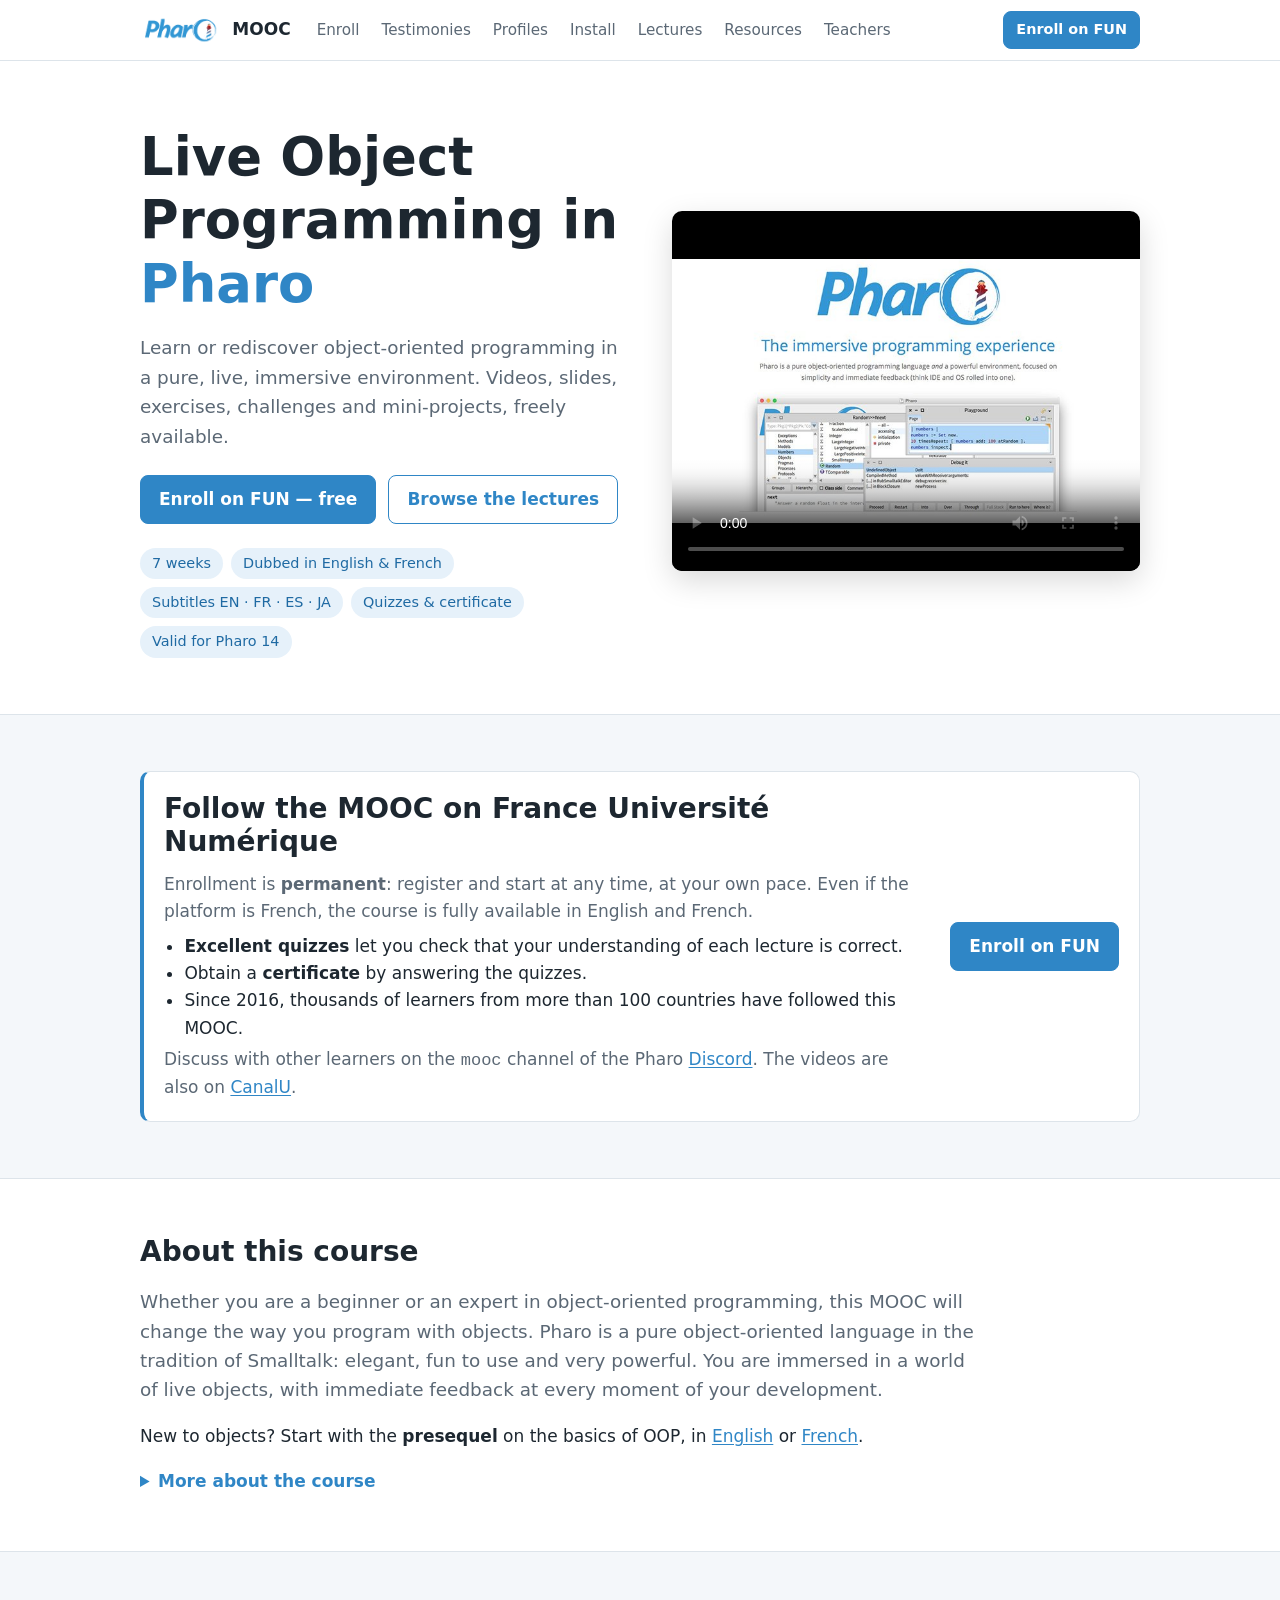
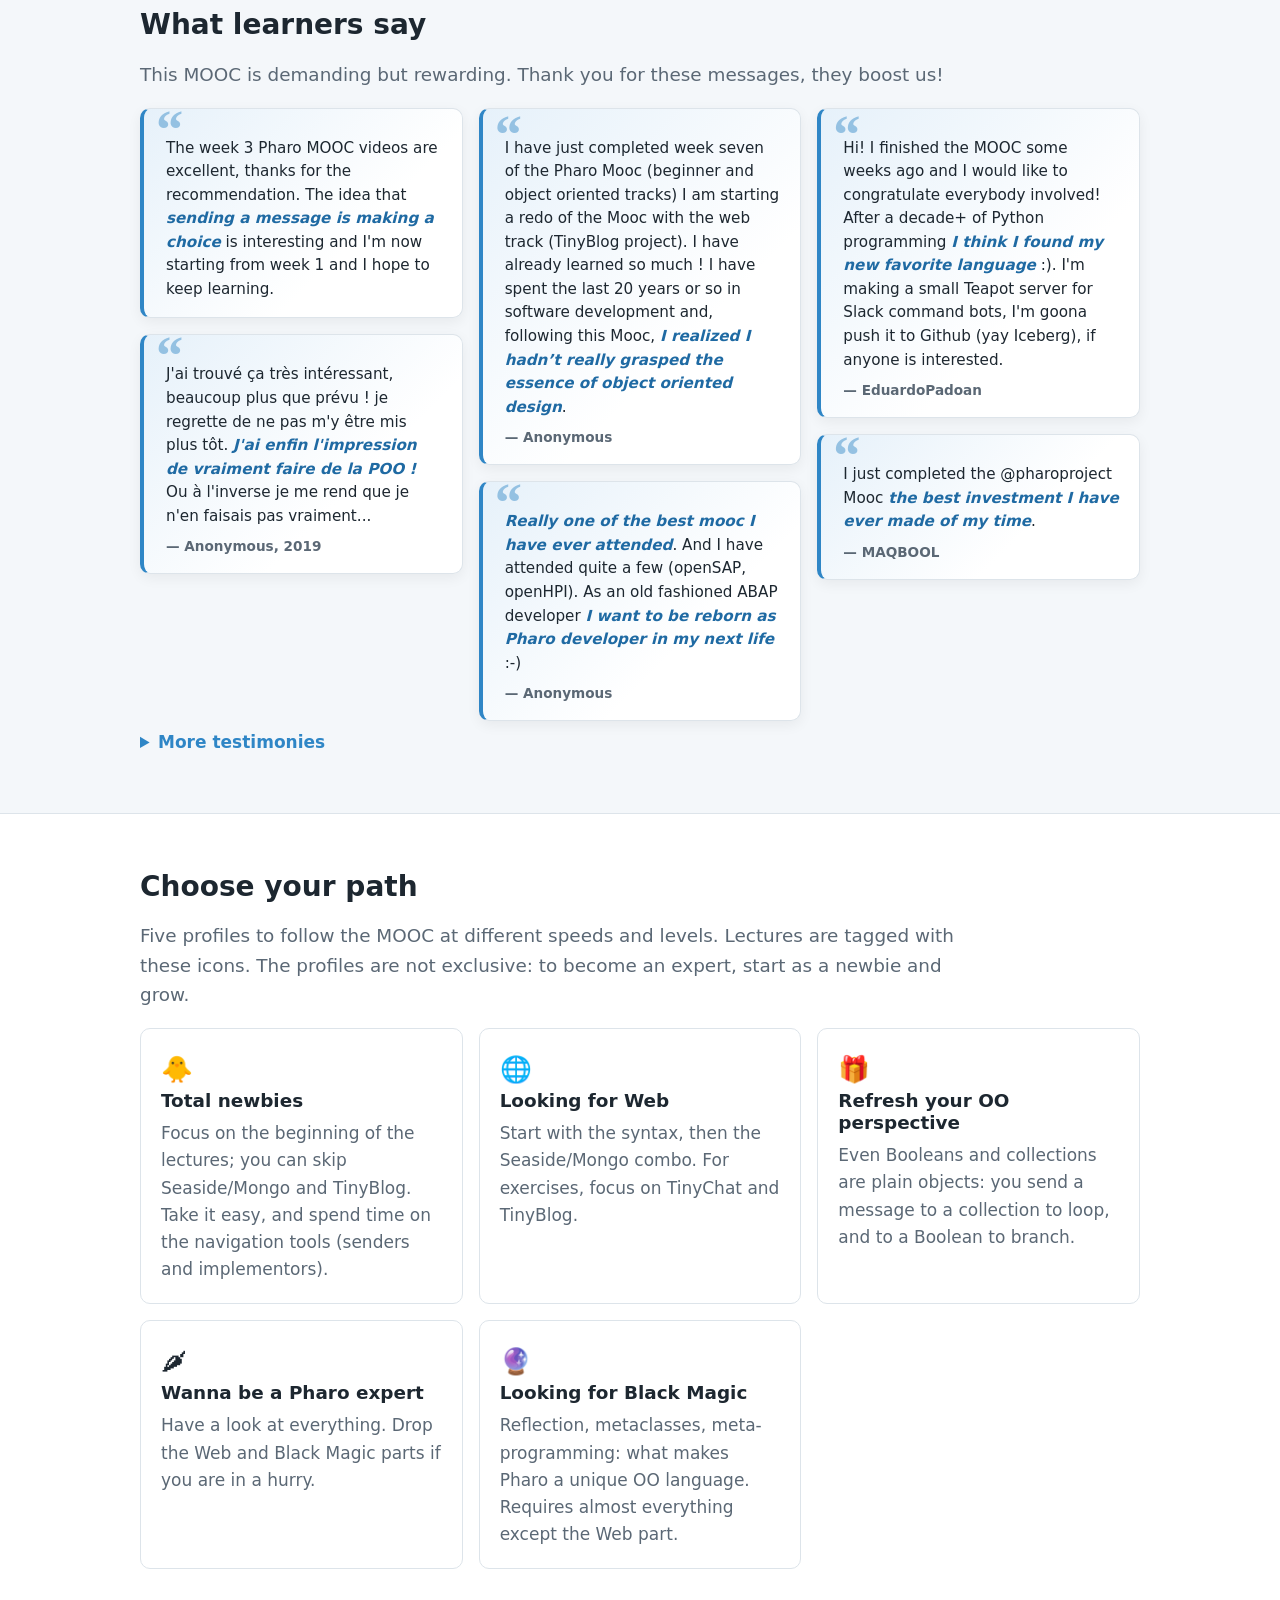
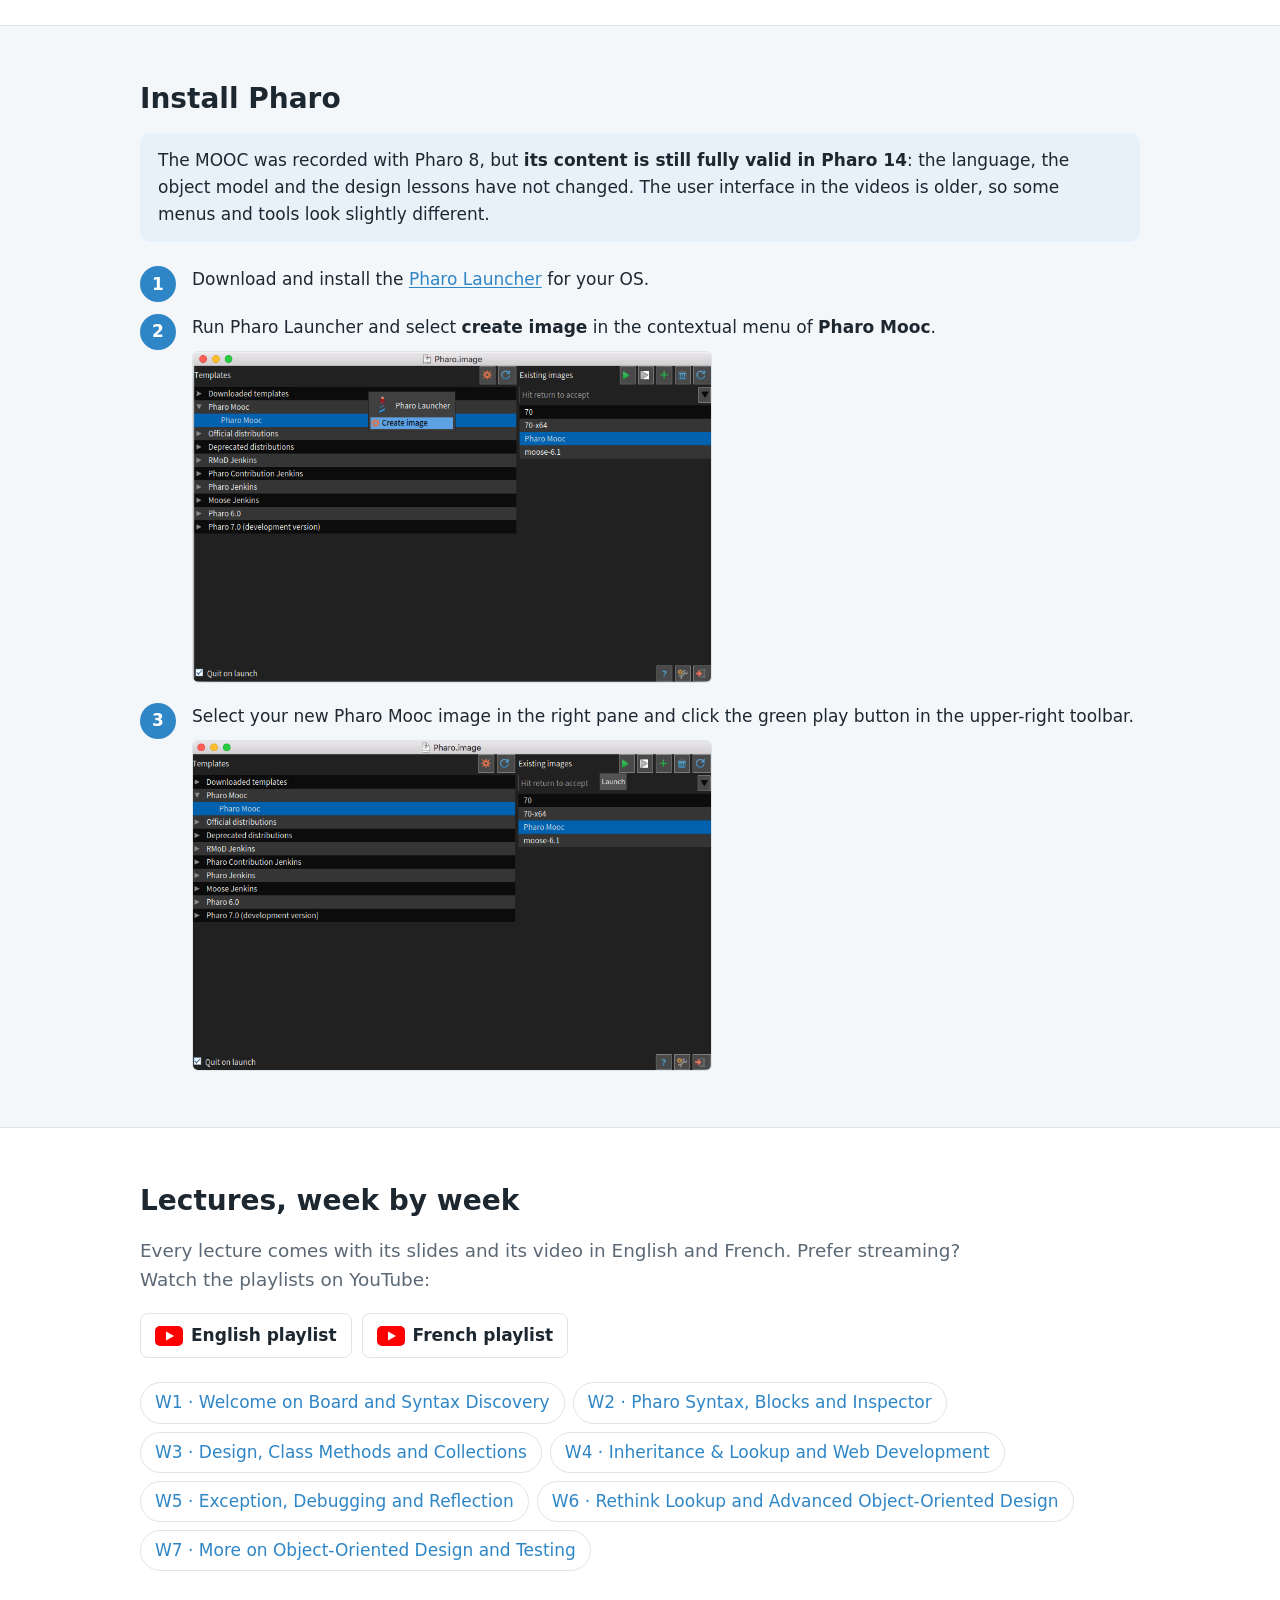
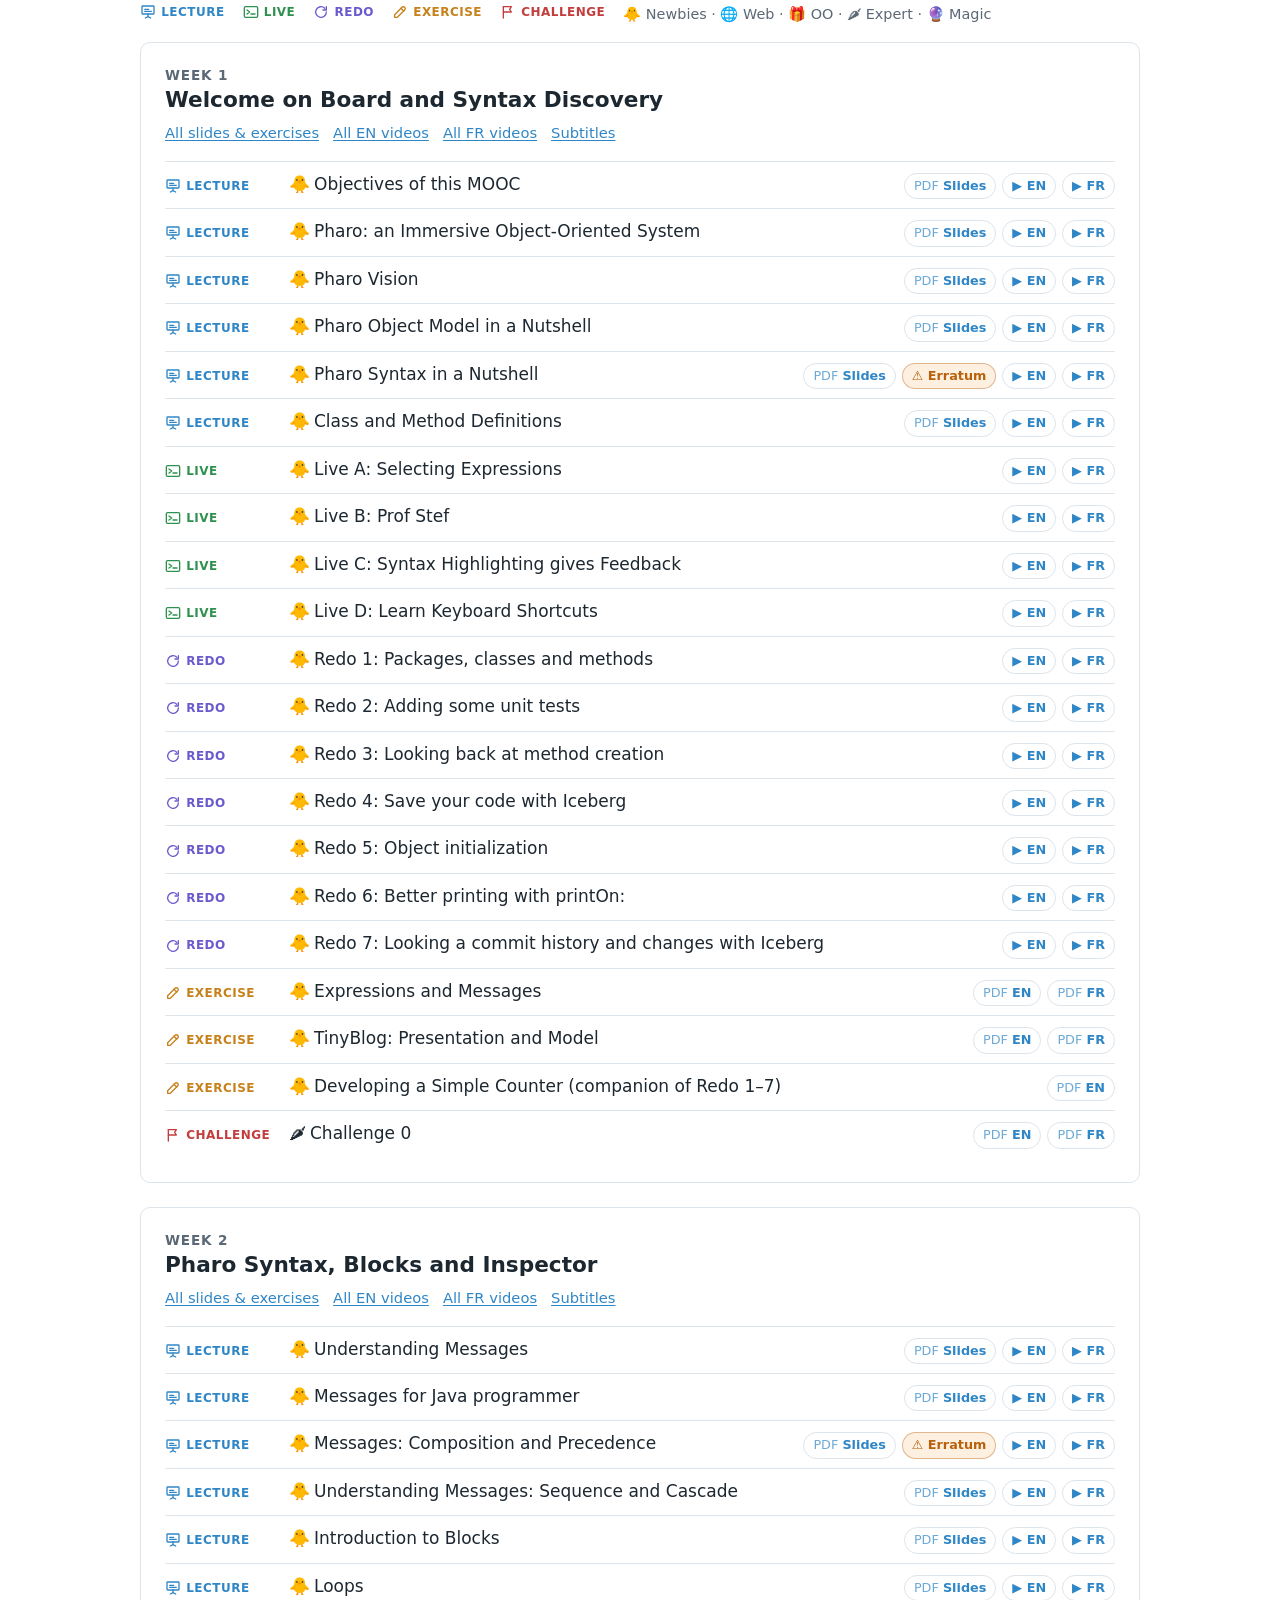
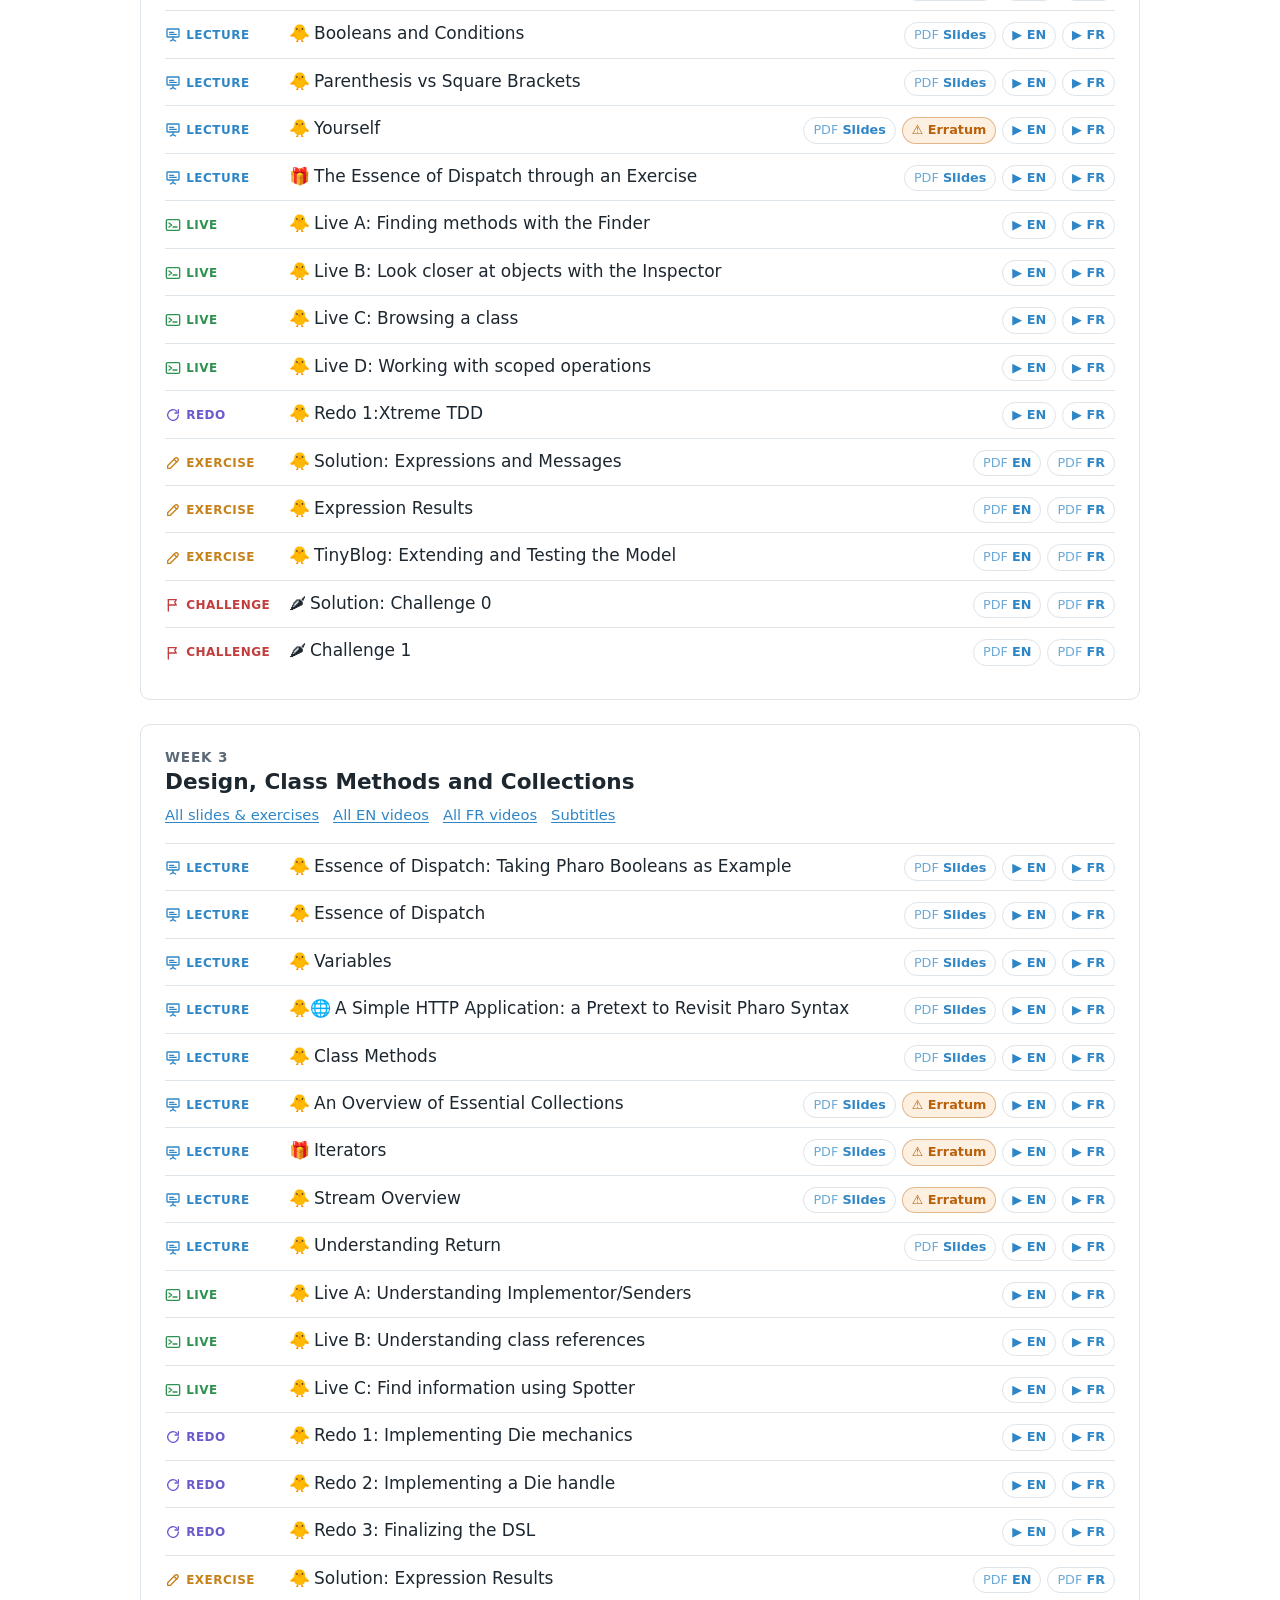
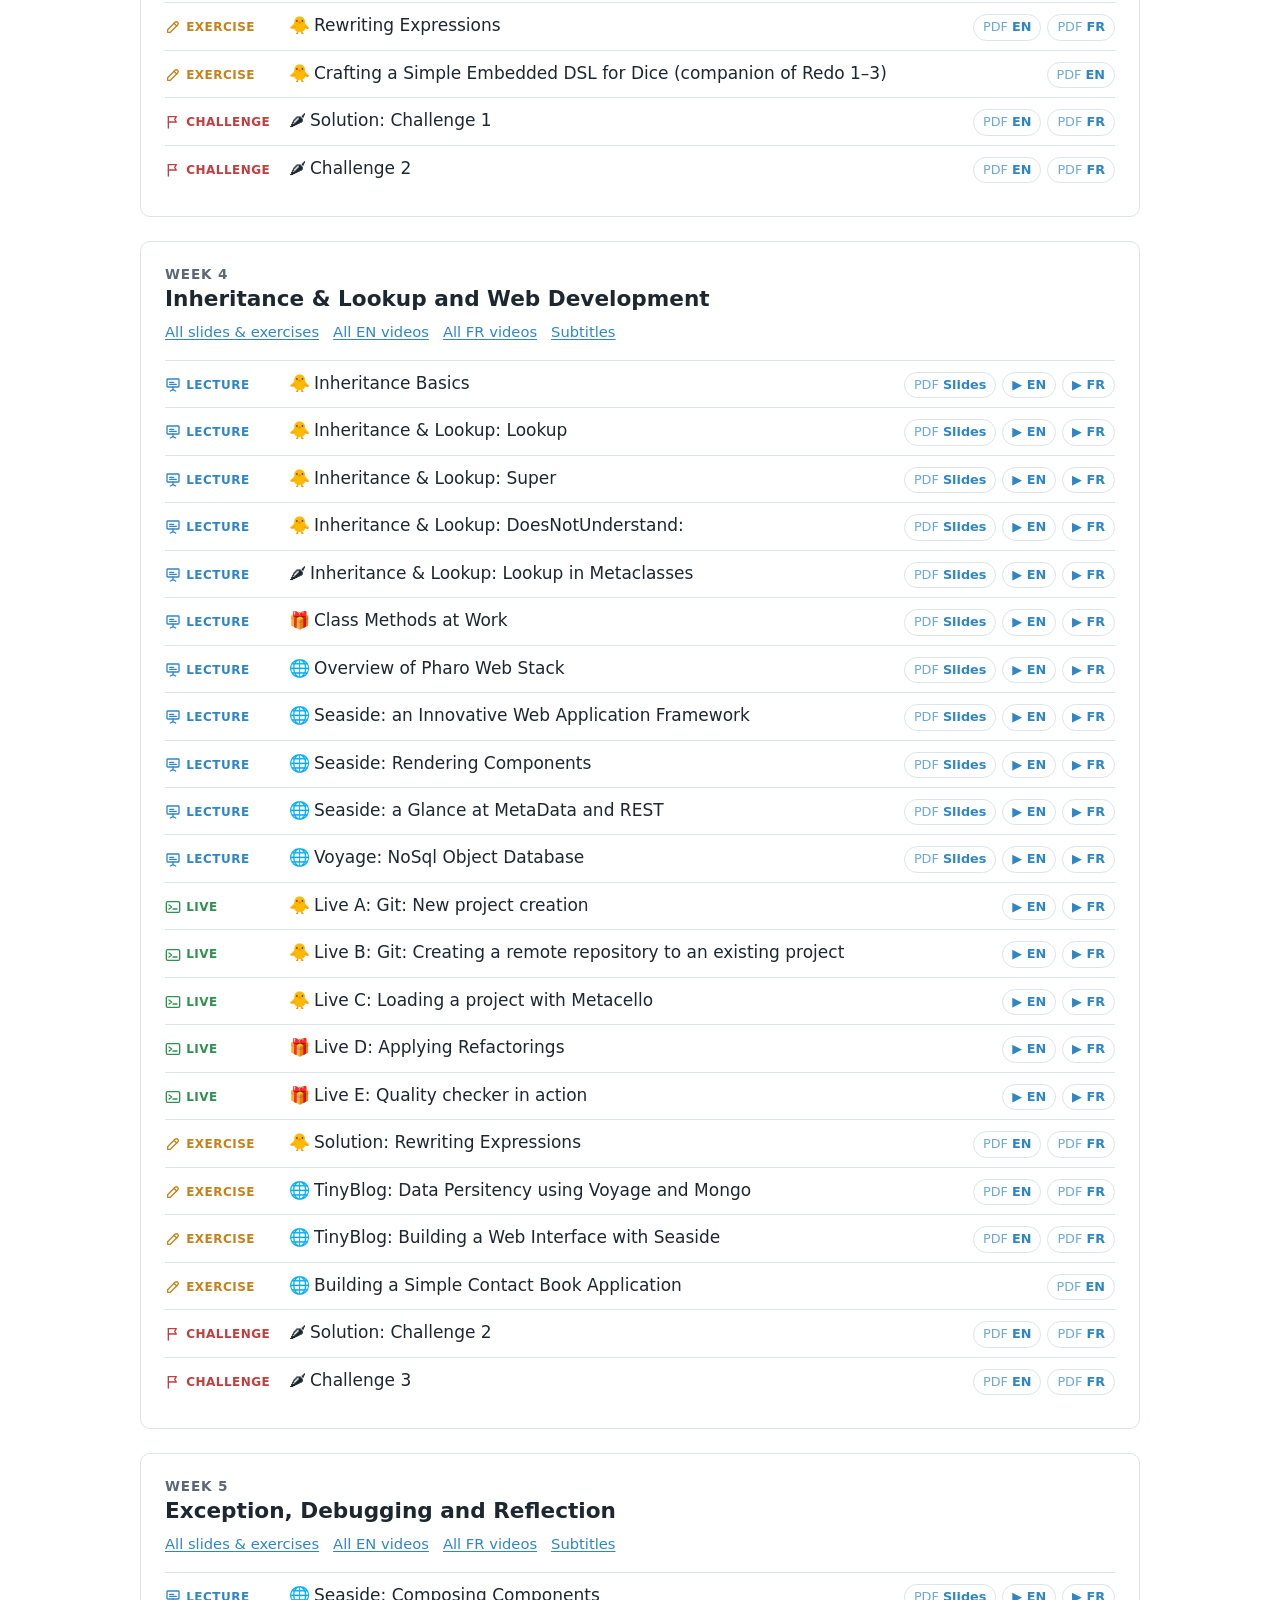
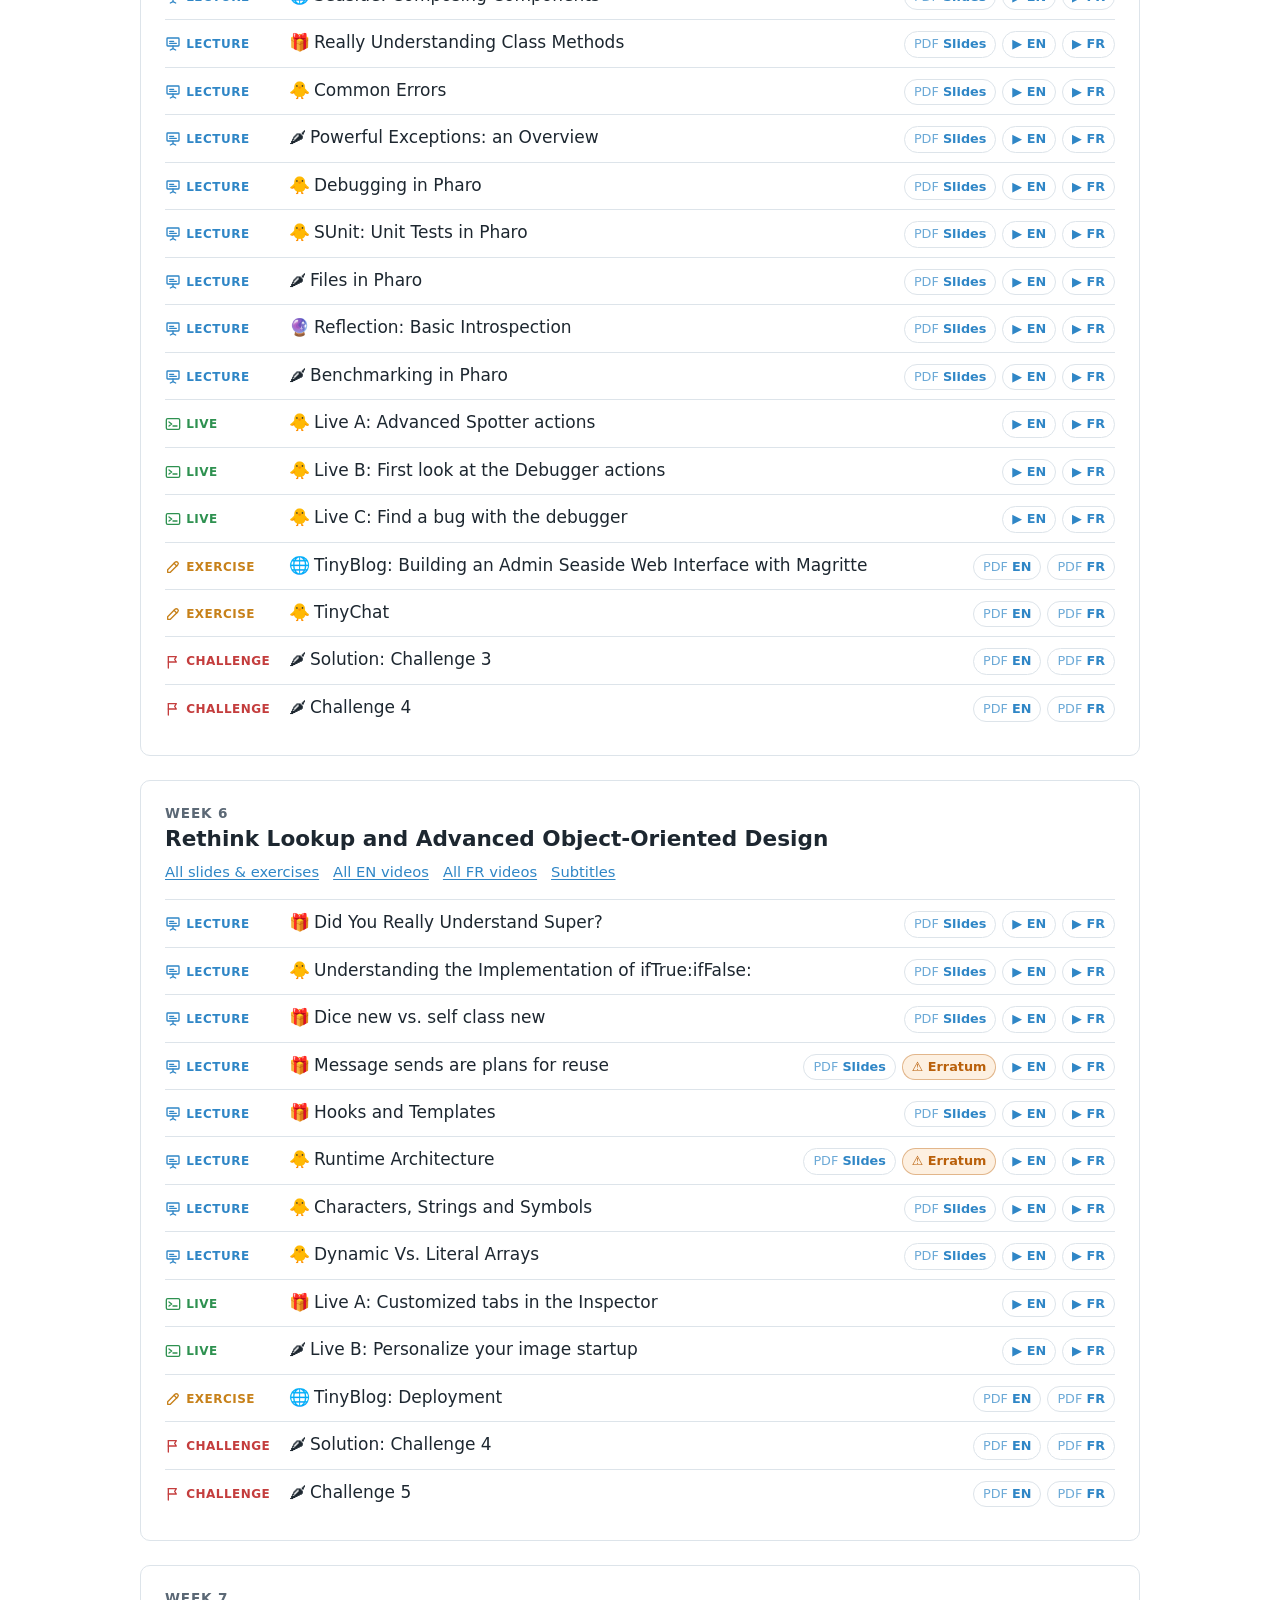
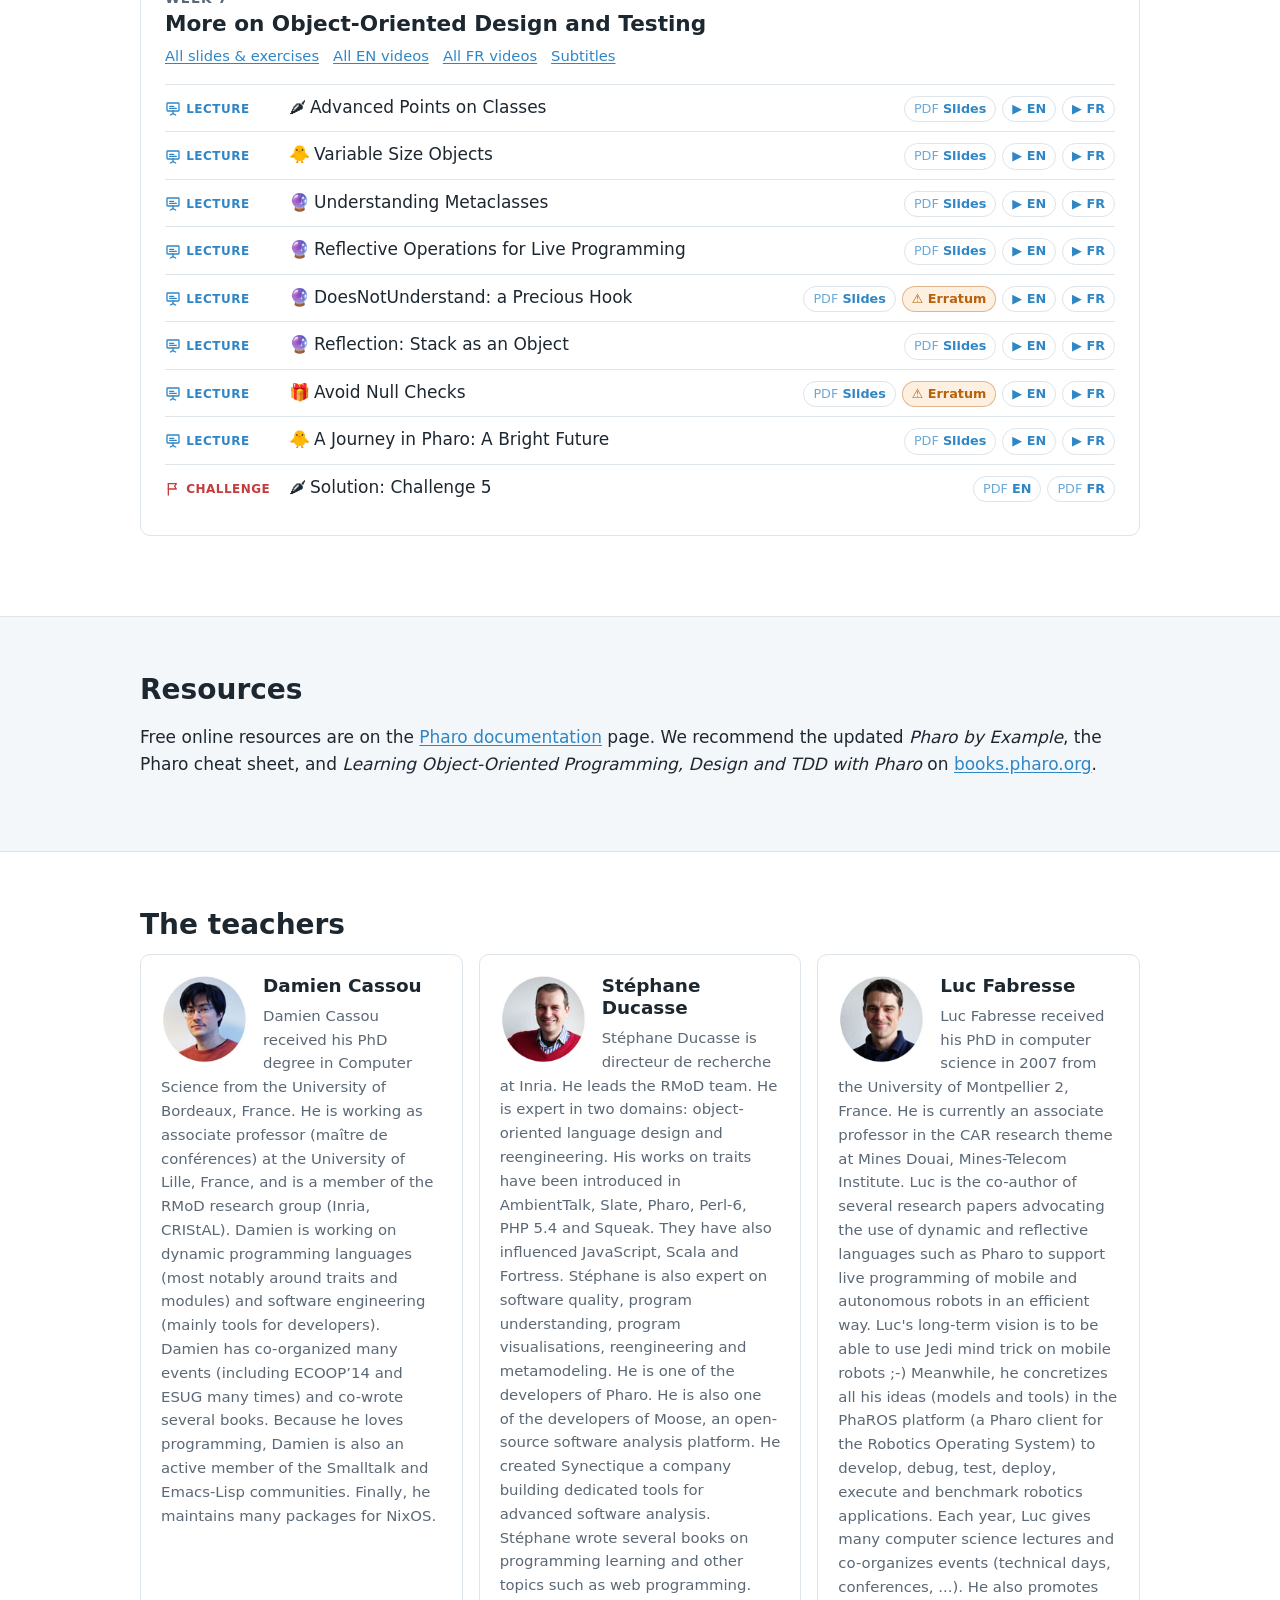
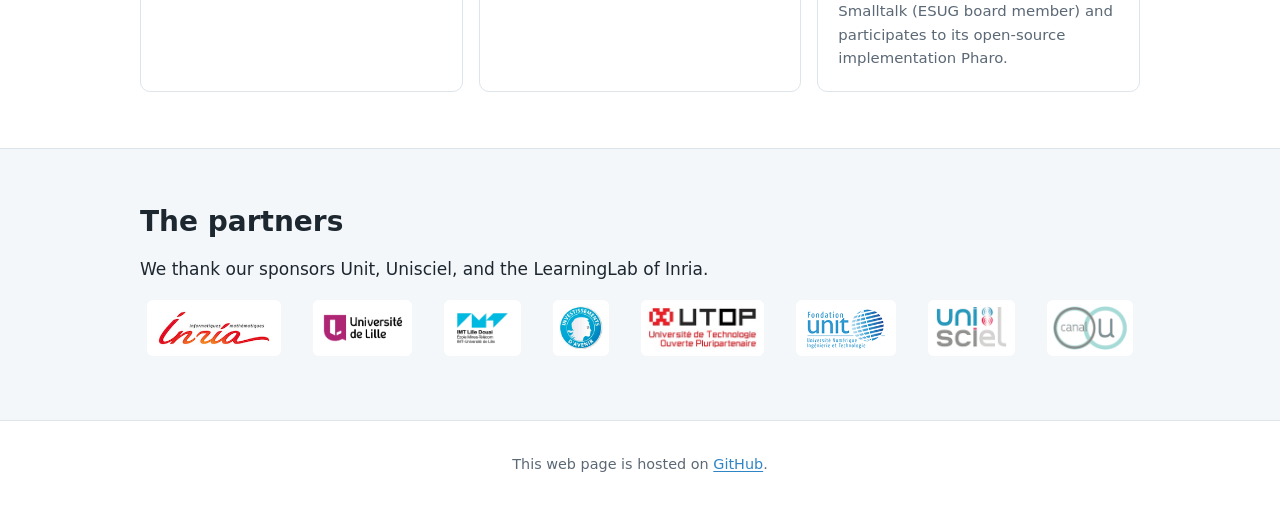
<file: index.html>
<!DOCTYPE html>
<html lang="en">
<head>
  <meta charset="utf-8">
  <meta name="viewport" content="width=device-width, initial-scale=1">
  <title>Pharo MOOC: Live Object Programming in Pharo</title>
  <meta name="description" content="Free MOOC to learn object-oriented programming with Pharo: 7 weeks of videos in English and French, slides, exercises and challenges. Permanent enrollment on FUN with quizzes and a certificate.">
  <link rel="stylesheet" href="css/modern.css">
</head>
<body>

<header class="site-header">
  <div class="wrap">
    <a class="brand" href="#top"><img src="pictures/pharo-logo-small.png" alt="">MOOC</a>
    <nav class="site-nav" aria-label="Main">
      <a href="#enroll">Enroll</a>
      <a href="#testimonies">Testimonies</a>
      <a href="#profiles">Profiles</a>
      <a href="#install">Install</a>
      <a href="#weeks">Lectures</a>
      <a href="#resources">Resources</a>
      <a href="#teachers">Teachers</a>
    </nav>
    <a class="btn small" href="https://www.fun-mooc.fr/fr/cours/programmation-objet-immersive-en-pharo/">Enroll on FUN</a>
  </div>
</header>

<main id="top">

  <section class="hero">
    <div class="wrap">
      <div>
        <h1>Live Object Programming in <span>Pharo</span></h1>
        <p class="lead">Learn or rediscover object-oriented programming in a pure, live, immersive environment.
        Videos, slides, exercises, challenges and mini-projects, freely available.</p>
        <div class="actions">
          <a class="btn" href="https://www.fun-mooc.fr/fr/cours/programmation-objet-immersive-en-pharo/">Enroll on FUN — free</a>
          <a class="btn ghost" href="#weeks">Browse the lectures</a>
        </div>
        <ul class="facts">
          <li>7 weeks</li>
          <li>Dubbed in English &amp; French</li>
          <li>Subtitles EN · FR · ES · JA</li>
          <li>Quizzes &amp; certificate</li>
          <li>Valid for Pharo 14</li>
        </ul>
      </div>
      <video controls preload="metadata" poster="pictures/teaser.jpg" width="640" height="360">
        <source src="https://rmod-pharo-mooc.lille.inria.fr/MOOC/PharoMOOC-Videos/C048SD-Teaser-OK.mp4" type="video/mp4">
        <track label="English" kind="subtitles" srclang="en" src="https://rmod-pharo-mooc.lille.inria.fr/MOOC/PharoMOOC-Videos/Subtitles/Teaser/C048SD-Teaser-OK.vtt" default>
      </video>
    </div>
  </section>

  <section id="enroll" class="soft">
    <div class="wrap">
      <div class="card enroll">
        <div>
          <h2>Follow the MOOC on France Université Numérique</h2>
          <p>Enrollment is <strong>permanent</strong>: register and start at any time, at your own pace.
          Even if the platform is French, the course is fully available in English and French.</p>
          <ul>
            <li><strong>Excellent quizzes</strong> let you check that your understanding of each lecture is correct.</li>
            <li>Obtain a <strong>certificate</strong> by answering the quizzes.</li>
            <li>Since 2016, thousands of learners from more than 100 countries have followed this MOOC.</li>
          </ul>
          <p>Discuss with other learners on the <code>mooc</code> channel of the Pharo
          <a href="https://discord.com/invite/QewZMZa">Discord</a>. The videos are also on
          <a href="https://www.canal-u.tv/producteurs/inria/cours_en_ligne/live_object_programming_in_pharo">CanalU</a>.</p>
        </div>
        <a class="btn" href="https://www.fun-mooc.fr/fr/cours/programmation-objet-immersive-en-pharo/">Enroll on FUN</a>
      </div>
    </div>
  </section>

  <section id="about-course">
    <div class="wrap">
      <h2>About this course</h2>
      <p class="lead">Whether you are a beginner or an expert in object-oriented programming, this MOOC will change the way
      you program with objects. Pharo is a pure object-oriented language in the tradition of Smalltalk: elegant,
      fun to use and very powerful. You are immersed in a world of live objects, with immediate feedback at every
      moment of your development.</p>
      <p>New to objects? Start with the <strong>presequel</strong> on the basics of OOP, in
      <a href="https://rmod-pharo-mooc.lille.inria.fr/MOOC/2018-PreSequelOOP-ENG">English</a> or <a href="https://rmod-pharo-mooc.lille.inria.fr/MOOC/2018-PreSequelOOP-FR">French</a>.</p>
      <details class="more">
        <summary>More about the course</summary>
<p>Pharo is also a very powerful open-source environment used by companies to develop web applications.</p>
<p>In this MOOC, we will present more specifically Pharo’s Web stack which changes the way you build web applications.</p>
<p>In addition we will present fundamental programming concepts and how Pharo uses them. We will present some coding idioms and Design Patterns to better design object-oriented applications. Such concepts can be applied to any object-oriented programming language.</p>
<p>This MOOC is intended for people with a programming experience but everyone motivated could follow the course thanks to the numerous resources proposed. This MOOC will also have an interest for computer programming teachers: Pharo is a good teaching tool for object-oriented programming and the course will discuss object-oriented design principles (e.g. polymorphism, message sending, self/super, design patterns).</p>
<p>Throughout this MOOC you will :</p>
<ul>
<li>learn how to program in Pharo,</li>
<li>be immersed in a live environment and live a new programming experience,</li>
<li>develop a web application to apply the different aspects of Pharo presented in the course.</li>
</ul>
<p>This MOOC will also provide a new vision of the fundamental principles of object-oriented programming, i.e. polymorphism and late binding.</p>
<p>This course lasts 7 weeks.</p>
<p>Each week is composed of several sequences containing a video lecture, quizzes and other videos proposing application exercises and programming demonstrations.</p>
<p>This course is proposed in french and in english. Videos are in french with french and english subtitles. Pdf course documents (in english only) will be available. All other materials (quizzes, explanation texts…) will be offered in both languages.</p>
      </details>
    </div>
  </section>

  <section id="testimonies" class="soft">
    <div class="wrap">
      <h2>What learners say</h2>
      <p class="lead">This MOOC is demanding but rewarding. Thank you for these messages, they boost us!</p>
      <div class="quotes">
        <blockquote>The week 3 Pharo MOOC videos are excellent, thanks for the recommendation. The idea that <em>sending a message is making a choice</em> is interesting and I'm now starting from week 1 and I hope to keep learning.</blockquote>
        <blockquote>J'ai trouvé ça très intéressant, beaucoup plus que prévu ! je regrette de ne pas m'y être mis plus tôt. <em>J'ai enfin l'impression de vraiment faire de la POO !</em> Ou à l'inverse je me rend que je n'en faisais pas vraiment...<cite>— Anonymous, 2019</cite></blockquote>
        <blockquote>I have just completed week seven of the Pharo Mooc (beginner and object oriented tracks) I am starting a redo of the Mooc with the web track (TinyBlog project). I have already learned so much ! I have spent the last 20 years or so in software development and, following this Mooc, <em>I realized I hadn’t really grasped the essence of object oriented design</em>.<cite>— Anonymous</cite></blockquote>
        <blockquote><em>Really one of the best mooc I have ever attended</em>. And I have attended quite a few (openSAP, openHPI). As an old fashioned ABAP developer <em>I want to be reborn as Pharo developer in my next life</em> :-)<cite>— Anonymous</cite></blockquote>
        <blockquote>Hi! I finished the MOOC some weeks ago and I would like to congratulate everybody involved! After a decade+ of Python programming <em>I think I found my new favorite language</em> :). I'm making a small Teapot server for Slack command bots, I'm goona push it to Github (yay Iceberg), if anyone is interested.<cite>— EduardoPadoan</cite></blockquote>
        <blockquote>I just completed the @pharoproject Mooc <em>the best investment I have ever made of my time</em>.<cite>— MAQBOOL</cite></blockquote>
      </div>
      <details class="more">
        <summary>More testimonies</summary>
        <div class="quotes">
        <blockquote>Hey all - I've just finished the Mooc - thanks for an excellent course and a thouroughly interesting look at <em>a new way to program</em> :smile: Looking forward to starting to play with Pharo on some upcoming ideas I've had.<cite>— Tieryn</cite></blockquote>
        <blockquote>As much as I thought I understand object-orientation, it is very clear NOW that without a truly useable Smalltalk, which Pharo is, <em>it is impossible to really understand and exercise object-orientation</em>. Thank you all soooo much.<cite>— Mike D. 06/12/2020</cite></blockquote>
        <blockquote>I finished the Pharo MOOC a few days ago. Thank you very much to Damien, Stephane, and Luc for their work on the material! <em>I enjoyed it very much</em><cite>— Anonymous</cite></blockquote>
        <blockquote>I already had previous Smalltalk experience, but yes, I'm extremely happy <em>Chapter 7 has been extremely fulfilling</em><cite>— Anonymous</cite></blockquote>
        <blockquote>A general comment I wanted to make is that the MOOC so far has been great. <em>Impressed with the quality and content</em>, and grateful that it is available and free. Many thanks!<cite>— Aryeh</cite></blockquote>
        <blockquote>IMHO the videos were very well done. I would even say <em>shockingly well done</em>… for a bunch of programmers who are supposed to be clueless about design<cite>— SeanDeNigris, 10/26/2017</cite></blockquote>
        <blockquote>The more I learning about @pharoproject the more I appreciate it's beauty and simplicity, <em>finally, object-oriented programming is done right</em><cite>— MAQBOOL</cite></blockquote>
        <blockquote>Mooc absolument remarquable. Superbe voyage autour de Pharo. <em>Le paradigme objet qui (re)prend enfin du sens !</em><cite>— Anonymous, 01/03/2019</cite></blockquote>
        </div>
      </details>
    </div>
  </section>

  <section id="profiles">
    <div class="wrap">
      <h2>Choose your path</h2>
      <p class="lead">Five profiles to follow the MOOC at different speeds and levels. Lectures are tagged with these icons.
      The profiles are not exclusive: to become an expert, start as a newbie and grow.</p>
      <div class="grid">
        <div class="card"><div class="emoji">🐥</div><h3>Total newbies</h3><p>Focus on the beginning of the lectures; you can skip Seaside/Mongo and TinyBlog. Take it easy, and spend time on the navigation tools (senders and implementors).</p></div>
        <div class="card"><div class="emoji">🌐</div><h3>Looking for Web</h3><p>Start with the syntax, then the Seaside/Mongo combo. For exercises, focus on TinyChat and TinyBlog.</p></div>
        <div class="card"><div class="emoji">🎁</div><h3>Refresh your OO perspective</h3><p>Even Booleans and collections are plain objects: you send a message to a collection to loop, and to a Boolean to branch.</p></div>
        <div class="card"><div class="emoji">🌶</div><h3>Wanna be a Pharo expert</h3><p>Have a look at everything. Drop the Web and Black Magic parts if you are in a hurry.</p></div>
        <div class="card"><div class="emoji">🔮</div><h3>Looking for Black Magic</h3><p>Reflection, metaclasses, meta-programming: what makes Pharo a unique OO language. Requires almost everything except the Web part.</p></div>
      </div>
    </div>
  </section>

  <section id="install" class="soft">
    <div class="wrap">
      <h2>Install Pharo</h2>
      <p class="note">The MOOC was recorded with Pharo 8, but <strong>its content is still fully valid in Pharo 14</strong>:
      the language, the object model and the design lessons have not changed. The user interface in the videos is
      older, so some menus and tools look slightly different.</p>
      <ol class="steps">
        <li>Download and install the <a href="https://pharo.org/download">Pharo Launcher</a> for your OS.</li>
        <li>Run Pharo Launcher and select <strong>create image</strong> in the contextual menu of <strong>Pharo Mooc</strong>.
          <img src="pictures/createPharoMOOCImage.png" alt="Creating the Pharo MOOC image in Pharo Launcher" loading="lazy"></li>
        <li>Select your new Pharo Mooc image in the right pane and click the green play button in the upper-right toolbar.
          <img src="pictures/LaunchPharoMOOCImage.png" alt="Launching the Pharo MOOC image in Pharo Launcher" loading="lazy"></li>
      </ol>
    </div>
  </section>

  <section id="weeks">
    <div class="wrap">
      <h2>Lectures, week by week</h2>
      <p class="lead">Every lecture comes with its slides and its video in English and French.
      Prefer streaming? Watch the playlists on YouTube:</p>
      <p class="yt-links">
        <a class="yt" href="https://www.youtube.com/watch?v=JUKIjdjGjBU&amp;list=PL2okA_2qDJ-kCHVcNXdO5wsUZJCY31zwf">English playlist</a>
        <a class="yt" href="https://www.youtube.com/watch?v=-Sk_35lB-EI&amp;list=PL2okA_2qDJ-k83Kxu_d8EPzMXtvCrReRn">French playlist</a>
      </p>
      <nav class="week-nav" aria-label="Weeks">
        <a href="#week1">W1 · Welcome on Board and Syntax Discovery</a>
        <a href="#week2">W2 · Pharo Syntax, Blocks and Inspector</a>
        <a href="#week3">W3 · Design, Class Methods and Collections</a>
        <a href="#week4">W4 · Inheritance & Lookup and Web Development</a>
        <a href="#week5">W5 · Exception, Debugging and Reflection</a>
        <a href="#week6">W6 · Rethink Lookup and Advanced Object-Oriented Design</a>
        <a href="#week7">W7 · More on Object-Oriented Design and Testing</a>
      </nav>
      <p class="legend">
        <span class="kind k-lecture">Lecture</span><span class="kind k-live">Live</span><span class="kind k-redo">Redo</span><span class="kind k-exercise">Exercise</span><span class="kind k-challenge">Challenge</span>
        <span>🐥 Newbies · 🌐 Web · 🎁 OO · 🌶 Expert · 🔮 Magic</span>
      </p>
      <article class="week" id="week1">
        <h3><small>Week 1</small>Welcome on Board and Syntax Discovery</h3>
        <p class="week-res">
          <a href="https://rmod-pharo-mooc.lille.inria.fr/MOOC/PharoMOOC/Week1/">All slides &amp; exercises</a>
          <a href="https://rmod-pharo-mooc.lille.inria.fr/MOOC/PharoMOOC-Videos/EN/Week1/">All EN videos</a>
          <a href="https://rmod-pharo-mooc.lille.inria.fr/MOOC/PharoMOOC-Videos/FR/Week1/">All FR videos</a>
          <a href="https://rmod-pharo-mooc.lille.inria.fr/MOOC/PharoMOOC-Videos/Subtitles/W1/">Subtitles</a>
        </p>
        <ul class="items">
          <li><span class="kind k-lecture">Lecture</span><span class="title"><span class="tags" title="Newbies">🐥</span>Objectives of this MOOC</span><span class="links"><a class="pdf" href="https://rmod-pharo-mooc.lille.inria.fr/MOOC/PharoMOOC/Week1/C019-W1S01-ObjectivesMooc.pdf">Slides</a> <a class="vid" href="https://rmod-pharo-mooc.lille.inria.fr/MOOC/PharoMOOC-Videos/EN/Week1/C019SD-W1-S1-EN-V1.mp4">EN</a> <a class="vid" href="https://rmod-pharo-mooc.lille.inria.fr/MOOC/PharoMOOC-Videos/FR/Week1/C019SD-W1-S1-v3.mp4">FR</a></span></li>
          <li><span class="kind k-lecture">Lecture</span><span class="title"><span class="tags" title="Newbies">🐥</span>Pharo: an Immersive Object-Oriented System</span><span class="links"><a class="pdf" href="https://rmod-pharo-mooc.lille.inria.fr/MOOC/PharoMOOC/Week1/C019-W1S02-WhatIsPharo.pdf">Slides</a> <a class="vid" href="https://rmod-pharo-mooc.lille.inria.fr/MOOC/PharoMOOC-Videos/EN/Week1/C019SD-W1-S2-EN-V1.mp4">EN</a> <a class="vid" href="https://rmod-pharo-mooc.lille.inria.fr/MOOC/PharoMOOC-Videos/FR/Week1/C019SD-W1-S2-v2.mp4">FR</a></span></li>
          <li><span class="kind k-lecture">Lecture</span><span class="title"><span class="tags" title="Newbies">🐥</span>Pharo Vision</span><span class="links"><a class="pdf" href="https://rmod-pharo-mooc.lille.inria.fr/MOOC/PharoMOOC/Week1/C019-W1S03-PharoVision.pdf">Slides</a> <a class="vid" href="https://rmod-pharo-mooc.lille.inria.fr/MOOC/PharoMOOC-Videos/EN/Week1/C019SD-W1-S3-EN-V1.mp4">EN</a> <a class="vid" href="https://rmod-pharo-mooc.lille.inria.fr/MOOC/PharoMOOC-Videos/FR/Week1/C019SD-W1-S3-v2.mp4">FR</a></span></li>
          <li><span class="kind k-lecture">Lecture</span><span class="title"><span class="tags" title="Newbies">🐥</span>Pharo Object Model in a Nutshell</span><span class="links"><a class="pdf" href="https://rmod-pharo-mooc.lille.inria.fr/MOOC/PharoMOOC/Week1/C019-W1S04-PharoModelInaNushell.pdf">Slides</a> <a class="vid" href="https://rmod-pharo-mooc.lille.inria.fr/MOOC/PharoMOOC-Videos/EN/Week1/C019SD-W1-S4-EN-V1.mp4">EN</a> <a class="vid" href="https://rmod-pharo-mooc.lille.inria.fr/MOOC/PharoMOOC-Videos/FR/Week1/C019SD-W1-S4-v3.mp4">FR</a></span></li>
          <li><span class="kind k-lecture">Lecture</span><span class="title"><span class="tags" title="Newbies">🐥</span>Pharo Syntax in a Nutshell</span><span class="links"><a class="pdf" href="https://rmod-pharo-mooc.lille.inria.fr/MOOC/PharoMOOC/Week1/C019-W1S05-PharoSyntaxInANutshell.pdf">Slides</a> <a class="err" href="https://rmod-pharo-mooc.lille.inria.fr/MOOC/PharoMOOC/Week1/C019-W1S05-PharoSyntaxInANutshell.pillar.erratum">Erratum</a> <a class="vid" href="https://rmod-pharo-mooc.lille.inria.fr/MOOC/PharoMOOC-Videos/EN/Week1/C019SD-W1-S5-EN-V1.mp4">EN</a> <a class="vid" href="https://rmod-pharo-mooc.lille.inria.fr/MOOC/PharoMOOC-Videos/FR/Week1/C019SD-W1-S5-v2.mp4">FR</a></span></li>
          <li><span class="kind k-lecture">Lecture</span><span class="title"><span class="tags" title="Newbies">🐥</span>Class and Method Definitions</span><span class="links"><a class="pdf" href="https://rmod-pharo-mooc.lille.inria.fr/MOOC/PharoMOOC/Week1/C019-W1S06-ClassAndMethodDefinition.pdf">Slides</a> <a class="vid" href="https://rmod-pharo-mooc.lille.inria.fr/MOOC/PharoMOOC-Videos/EN/Week1/C019SD-W1-S6--EN-V1.mp4">EN</a> <a class="vid" href="https://rmod-pharo-mooc.lille.inria.fr/MOOC/PharoMOOC-Videos/FR/Week1/C019SD-W1-S6-v3.mp4">FR</a></span></li>
          <li><span class="kind k-live">Live</span><span class="title"><span class="tags" title="Newbies">🐥</span>Live A: Selecting Expressions</span><span class="links"><a class="vid" href="https://rmod-pharo-mooc.lille.inria.fr/MOOC/PharoMOOC-Videos/EN/Week1/W1-LiveA-EN-final.mp4">EN</a> <a class="vid" href="https://rmod-pharo-mooc.lille.inria.fr/MOOC/PharoMOOC-Videos/FR/Week1/W1-LiveA-FR-final.mp4">FR</a></span></li>
          <li><span class="kind k-live">Live</span><span class="title"><span class="tags" title="Newbies">🐥</span>Live B: Prof Stef</span><span class="links"><a class="vid" href="https://rmod-pharo-mooc.lille.inria.fr/MOOC/PharoMOOC-Videos/EN/Week1/W1-LiveB-EN-final.mp4">EN</a> <a class="vid" href="https://rmod-pharo-mooc.lille.inria.fr/MOOC/PharoMOOC-Videos/FR/Week1/W1-LiveB-FR-final.mp4">FR</a></span></li>
          <li><span class="kind k-live">Live</span><span class="title"><span class="tags" title="Newbies">🐥</span>Live C: Syntax Highlighting gives Feedback</span><span class="links"><a class="vid" href="https://rmod-pharo-mooc.lille.inria.fr/MOOC/PharoMOOC-Videos/EN/Week1/W1-LiveC-EN-final.mp4">EN</a> <a class="vid" href="https://rmod-pharo-mooc.lille.inria.fr/MOOC/PharoMOOC-Videos/FR/Week1/W1-LiveC-FR-final.mp4">FR</a></span></li>
          <li><span class="kind k-live">Live</span><span class="title"><span class="tags" title="Newbies">🐥</span>Live D: Learn Keyboard Shortcuts</span><span class="links"><a class="vid" href="https://rmod-pharo-mooc.lille.inria.fr/MOOC/PharoMOOC-Videos/EN/Week1/W1-LiveD-EN-final.mp4">EN</a> <a class="vid" href="https://rmod-pharo-mooc.lille.inria.fr/MOOC/PharoMOOC-Videos/FR/Week1/W1-LiveD-FR-final.mp4">FR</a></span></li>
          <li><span class="kind k-redo">Redo</span><span class="title"><span class="tags" title="Newbies">🐥</span>Redo 1: Packages, classes and methods</span><span class="links"><a class="vid" href="https://rmod-pharo-mooc.lille.inria.fr/MOOC/PharoMOOC-Videos/EN/Week1/W1-Redo1-EN-final.mp4">EN</a> <a class="vid" href="https://rmod-pharo-mooc.lille.inria.fr/MOOC/PharoMOOC-Videos/FR/Week1/W1-Redo1-FR-final.mp4">FR</a></span></li>
          <li><span class="kind k-redo">Redo</span><span class="title"><span class="tags" title="Newbies">🐥</span>Redo 2: Adding some unit tests</span><span class="links"><a class="vid" href="https://rmod-pharo-mooc.lille.inria.fr/MOOC/PharoMOOC-Videos/EN/Week1/W1-Redo2-EN-final.mp4">EN</a> <a class="vid" href="https://rmod-pharo-mooc.lille.inria.fr/MOOC/PharoMOOC-Videos/FR/Week1/W1-Redo2-FR-final.mp4">FR</a></span></li>
          <li><span class="kind k-redo">Redo</span><span class="title"><span class="tags" title="Newbies">🐥</span>Redo 3: Looking back at method creation</span><span class="links"><a class="vid" href="https://rmod-pharo-mooc.lille.inria.fr/MOOC/PharoMOOC-Videos/EN/Week1/W1-Redo3-EN-final.mp4">EN</a> <a class="vid" href="https://rmod-pharo-mooc.lille.inria.fr/MOOC/PharoMOOC-Videos/FR/Week1/W1-Redo3-FR-final.mp4">FR</a></span></li>
          <li><span class="kind k-redo">Redo</span><span class="title"><span class="tags" title="Newbies">🐥</span>Redo 4: Save your code with Iceberg</span><span class="links"><a class="vid" href="https://rmod-pharo-mooc.lille.inria.fr/MOOC/PharoMOOC-Videos/EN/Week1/W1-Redo4-EN-final.mp4">EN</a> <a class="vid" href="https://rmod-pharo-mooc.lille.inria.fr/MOOC/PharoMOOC-Videos/FR/Week1/W1-Redo4-FR-final.mp4">FR</a></span></li>
          <li><span class="kind k-redo">Redo</span><span class="title"><span class="tags" title="Newbies">🐥</span>Redo 5: Object initialization</span><span class="links"><a class="vid" href="https://rmod-pharo-mooc.lille.inria.fr/MOOC/PharoMOOC-Videos/EN/Week1/W1-Redo5-EN-final.mp4">EN</a> <a class="vid" href="https://rmod-pharo-mooc.lille.inria.fr/MOOC/PharoMOOC-Videos/FR/Week1/W1-Redo5-FR-final.mp4">FR</a></span></li>
          <li><span class="kind k-redo">Redo</span><span class="title"><span class="tags" title="Newbies">🐥</span>Redo 6: Better printing with printOn:</span><span class="links"><a class="vid" href="https://rmod-pharo-mooc.lille.inria.fr/MOOC/PharoMOOC-Videos/EN/Week1/W1-Redo6-EN-final.mp4">EN</a> <a class="vid" href="https://rmod-pharo-mooc.lille.inria.fr/MOOC/PharoMOOC-Videos/FR/Week1/W1-Redo6-FR-final.mp4">FR</a></span></li>
          <li><span class="kind k-redo">Redo</span><span class="title"><span class="tags" title="Newbies">🐥</span>Redo 7: Looking a commit history and changes with Iceberg</span><span class="links"><a class="vid" href="https://rmod-pharo-mooc.lille.inria.fr/MOOC/PharoMOOC-Videos/EN/Week1/W1-Redo7-EN-final.mp4">EN</a> <a class="vid" href="https://rmod-pharo-mooc.lille.inria.fr/MOOC/PharoMOOC-Videos/FR/Week1/W1-Redo7-FR-final.mp4">FR</a></span></li>
          <li><span class="kind k-exercise">Exercise</span><span class="title"><span class="tags" title="Newbies">🐥</span>Expressions and Messages</span><span class="links"><a class="pdf" href="https://rmod-pharo-mooc.lille.inria.fr/MOOC/PharoMOOC/Week1/Exo-Expressions-LiteralObjects.pdf">EN</a> <a class="pdf" href="https://rmod-pharo-mooc.lille.inria.fr/MOOC/PharoMOOC/Week1/Exo-Expressions-LiteralObjects-FR.pdf">FR</a></span></li>
          <li><span class="kind k-exercise">Exercise</span><span class="title"><span class="tags" title="Newbies">🐥</span>TinyBlog: Presentation and Model</span><span class="links"><a class="pdf" href="https://rmod-pharo-mooc.lille.inria.fr/MOOC/PharoMOOC/Week2/TinyBlog-EN_Chapter1and2.pdf">EN</a> <a class="pdf" href="https://rmod-pharo-mooc.lille.inria.fr/MOOC/PharoMOOC/Week2/TinyBlog-FR_Chapter1and2.pdf">FR</a></span></li>
          <li><span class="kind k-exercise">Exercise</span><span class="title"><span class="tags" title="Newbies">🐥</span>Developing a Simple Counter (companion of Redo 1–7)</span><span class="links"><a class="pdf" href="https://rmod-pharo-mooc.lille.inria.fr/MOOC/PharoMOOC/Week1/Exo-Counter.pdf">EN</a></span></li>
          <li><span class="kind k-challenge">Challenge</span><span class="title"><span class="tags" title="Expert">🌶</span>Challenge 0</span><span class="links"><a class="pdf" href="https://rmod-pharo-mooc.lille.inria.fr/MOOC/PharoMOOC/Week1/Challenge0-EN.pdf">EN</a> <a class="pdf" href="https://rmod-pharo-mooc.lille.inria.fr/MOOC/PharoMOOC/Week1/Challenge0-FR.pdf">FR</a></span></li>
        </ul>
      </article>
      <article class="week" id="week2">
        <h3><small>Week 2</small>Pharo Syntax, Blocks and Inspector</h3>
        <p class="week-res">
          <a href="https://rmod-pharo-mooc.lille.inria.fr/MOOC/PharoMOOC/Week2/">All slides &amp; exercises</a>
          <a href="https://rmod-pharo-mooc.lille.inria.fr/MOOC/PharoMOOC-Videos/EN/Week2/">All EN videos</a>
          <a href="https://rmod-pharo-mooc.lille.inria.fr/MOOC/PharoMOOC-Videos/FR/Week2/">All FR videos</a>
          <a href="https://rmod-pharo-mooc.lille.inria.fr/MOOC/PharoMOOC-Videos/Subtitles/W2/">Subtitles</a>
        </p>
        <ul class="items">
          <li><span class="kind k-lecture">Lecture</span><span class="title"><span class="tags" title="Newbies">🐥</span>Understanding Messages</span><span class="links"><a class="pdf" href="https://rmod-pharo-mooc.lille.inria.fr/MOOC/PharoMOOC/Week2/C019-W2S01-Messages.pdf">Slides</a> <a class="vid" href="https://rmod-pharo-mooc.lille.inria.fr/MOOC/PharoMOOC-Videos/EN/Week2/C019SD-W2-S1-EN-V1.mp4">EN</a> <a class="vid" href="https://rmod-pharo-mooc.lille.inria.fr/MOOC/PharoMOOC-Videos/FR/Week2/C019SD-W2-S1-v3.mp4">FR</a></span></li>
          <li><span class="kind k-lecture">Lecture</span><span class="title"><span class="tags" title="Newbies">🐥</span>Messages for Java programmer</span><span class="links"><a class="pdf" href="https://rmod-pharo-mooc.lille.inria.fr/MOOC/PharoMOOC/Week2/C019-W2S02-Messages-ForTheJavaProgrammers.pdf">Slides</a> <a class="vid" href="https://rmod-pharo-mooc.lille.inria.fr/MOOC/PharoMOOC-Videos/EN/Week2/C019SD-W2-S2-EN-V1.mp4">EN</a> <a class="vid" href="https://rmod-pharo-mooc.lille.inria.fr/MOOC/PharoMOOC-Videos/FR/Week2/C019SD-W2-S2-v3.mp4">FR</a></span></li>
          <li><span class="kind k-lecture">Lecture</span><span class="title"><span class="tags" title="Newbies">🐥</span>Messages: Composition and Precedence</span><span class="links"><a class="pdf" href="https://rmod-pharo-mooc.lille.inria.fr/MOOC/PharoMOOC/Week2/C019-W2S03-Messages-Precedence.pdf">Slides</a> <a class="err" href="https://rmod-pharo-mooc.lille.inria.fr/MOOC/PharoMOOC/Week2/C019-W2S03-Messages-Precedence.pillar.erratum">Erratum</a> <a class="vid" href="https://rmod-pharo-mooc.lille.inria.fr/MOOC/PharoMOOC-Videos/EN/Week2/C019SD-W2-S3-EN-V1.mp4">EN</a> <a class="vid" href="https://rmod-pharo-mooc.lille.inria.fr/MOOC/PharoMOOC-Videos/FR/Week2/C019SD-W2-S3-v3.mp4">FR</a></span></li>
          <li><span class="kind k-lecture">Lecture</span><span class="title"><span class="tags" title="Newbies">🐥</span>Understanding Messages: Sequence and Cascade</span><span class="links"><a class="pdf" href="https://rmod-pharo-mooc.lille.inria.fr/MOOC/PharoMOOC/Week2/C019-W2S04-Messages-Sequence.pdf">Slides</a> <a class="vid" href="https://rmod-pharo-mooc.lille.inria.fr/MOOC/PharoMOOC-Videos/EN/Week2/C019SD-W2-S4-EN-V1.mp4">EN</a> <a class="vid" href="https://rmod-pharo-mooc.lille.inria.fr/MOOC/PharoMOOC-Videos/FR/Week2/C019SD-W2-S4-v3.mp4">FR</a></span></li>
          <li><span class="kind k-lecture">Lecture</span><span class="title"><span class="tags" title="Newbies">🐥</span>Introduction to Blocks</span><span class="links"><a class="pdf" href="https://rmod-pharo-mooc.lille.inria.fr/MOOC/PharoMOOC/Week2/C019-W2S06-Blocks.pdf">Slides</a> <a class="vid" href="https://rmod-pharo-mooc.lille.inria.fr/MOOC/PharoMOOC-Videos/EN/Week2/C019SD-W2-S6-EN-V1.mp4">EN</a> <a class="vid" href="https://rmod-pharo-mooc.lille.inria.fr/MOOC/PharoMOOC-Videos/FR/Week2/C019SD-W2-S6-v2.mp4">FR</a></span></li>
          <li><span class="kind k-lecture">Lecture</span><span class="title"><span class="tags" title="Newbies">🐥</span>Loops</span><span class="links"><a class="pdf" href="https://rmod-pharo-mooc.lille.inria.fr/MOOC/PharoMOOC/Week2/C019-W2S07-Loops.pdf">Slides</a> <a class="vid" href="https://rmod-pharo-mooc.lille.inria.fr/MOOC/PharoMOOC-Videos/EN/Week2/C019SD-W2-S7-EN-V1.mp4">EN</a> <a class="vid" href="https://rmod-pharo-mooc.lille.inria.fr/MOOC/PharoMOOC-Videos/FR/Week2/C019SD-W2-S7-v2.mp4">FR</a></span></li>
          <li><span class="kind k-lecture">Lecture</span><span class="title"><span class="tags" title="Newbies">🐥</span>Booleans and Conditions</span><span class="links"><a class="pdf" href="https://rmod-pharo-mooc.lille.inria.fr/MOOC/PharoMOOC/Week2/C019-W2S08-BooleansAndCondition.pdf">Slides</a> <a class="vid" href="https://rmod-pharo-mooc.lille.inria.fr/MOOC/PharoMOOC-Videos/EN/Week2/C019SD-W2-S8-EN-V1.mp4">EN</a> <a class="vid" href="https://rmod-pharo-mooc.lille.inria.fr/MOOC/PharoMOOC-Videos/FR/Week2/C019SD-W2-S8-v2.mp4">FR</a></span></li>
          <li><span class="kind k-lecture">Lecture</span><span class="title"><span class="tags" title="Newbies">🐥</span>Parenthesis vs Square Brackets</span><span class="links"><a class="pdf" href="https://rmod-pharo-mooc.lille.inria.fr/MOOC/PharoMOOC/Week2/C019-W2S09-ParenthesisVsSquareBrackets.pdf">Slides</a> <a class="vid" href="https://rmod-pharo-mooc.lille.inria.fr/MOOC/PharoMOOC-Videos/EN/Week2/C019SD-W2-S9-EN-V1.mp4">EN</a> <a class="vid" href="https://rmod-pharo-mooc.lille.inria.fr/MOOC/PharoMOOC-Videos/FR/Week2/C019SD-W2-S9-v3.mp4">FR</a></span></li>
          <li><span class="kind k-lecture">Lecture</span><span class="title"><span class="tags" title="Newbies">🐥</span>Yourself</span><span class="links"><a class="pdf" href="https://rmod-pharo-mooc.lille.inria.fr/MOOC/PharoMOOC/Week2/C019-W2S10-Yourself.pdf">Slides</a> <a class="err" href="https://rmod-pharo-mooc.lille.inria.fr/MOOC/PharoMOOC/Week2/C019-W2S10-Yourself.pillar.erratum">Erratum</a> <a class="vid" href="https://rmod-pharo-mooc.lille.inria.fr/MOOC/PharoMOOC-Videos/EN/Week2/C019SD-W2-S10-EN-V1.mp4">EN</a> <a class="vid" href="https://rmod-pharo-mooc.lille.inria.fr/MOOC/PharoMOOC-Videos/FR/Week2/C019SD-W2-S10-v3.mp4">FR</a></span></li>
          <li><span class="kind k-lecture">Lecture</span><span class="title"><span class="tags" title="OO">🎁</span>The Essence of Dispatch through an Exercise</span><span class="links"><a class="pdf" href="https://rmod-pharo-mooc.lille.inria.fr/MOOC/PharoMOOC/Week2/C019-W2S11-Design-EssenceOfDispatchExo.pdf">Slides</a> <a class="vid" href="https://rmod-pharo-mooc.lille.inria.fr/MOOC/PharoMOOC-Videos/EN/Week2/C019SD-W2-S11-EN-V1.mp4">EN</a> <a class="vid" href="https://rmod-pharo-mooc.lille.inria.fr/MOOC/PharoMOOC-Videos/FR/Week2/C019SD-W2-S11-v3.mp4">FR</a></span></li>
          <li><span class="kind k-live">Live</span><span class="title"><span class="tags" title="Newbies">🐥</span>Live A: Finding methods with the Finder</span><span class="links"><a class="vid" href="https://rmod-pharo-mooc.lille.inria.fr/MOOC/PharoMOOC-Videos/EN/Week2/W2-LiveA-EN-final.mp4">EN</a> <a class="vid" href="https://rmod-pharo-mooc.lille.inria.fr/MOOC/PharoMOOC-Videos/FR/Week2/W2-LiveA-FR-final.mp4">FR</a></span></li>
          <li><span class="kind k-live">Live</span><span class="title"><span class="tags" title="Newbies">🐥</span>Live B: Look closer at objects with the Inspector</span><span class="links"><a class="vid" href="https://rmod-pharo-mooc.lille.inria.fr/MOOC/PharoMOOC-Videos/EN/Week2/W2-LiveB-EN-final.mp4">EN</a> <a class="vid" href="https://rmod-pharo-mooc.lille.inria.fr/MOOC/PharoMOOC-Videos/FR/Week2/W2-LiveB-FR-final.mp4">FR</a></span></li>
          <li><span class="kind k-live">Live</span><span class="title"><span class="tags" title="Newbies">🐥</span>Live C: Browsing a class</span><span class="links"><a class="vid" href="https://rmod-pharo-mooc.lille.inria.fr/MOOC/PharoMOOC-Videos/EN/Week2/W2-LiveC-EN-final.mp4">EN</a> <a class="vid" href="https://rmod-pharo-mooc.lille.inria.fr/MOOC/PharoMOOC-Videos/FR/Week2/W2-LiveC-FR-final.mp4">FR</a></span></li>
          <li><span class="kind k-live">Live</span><span class="title"><span class="tags" title="Newbies">🐥</span>Live D: Working with scoped operations</span><span class="links"><a class="vid" href="https://rmod-pharo-mooc.lille.inria.fr/MOOC/PharoMOOC-Videos/EN/Week2/W2-LiveD-EN-final.mp4">EN</a> <a class="vid" href="https://rmod-pharo-mooc.lille.inria.fr/MOOC/PharoMOOC-Videos/FR/Week2/W2-LiveD-FR-final.mp4">FR</a></span></li>
          <li><span class="kind k-redo">Redo</span><span class="title"><span class="tags" title="Newbies">🐥</span>Redo 1:Xtreme TDD</span><span class="links"><a class="vid" href="https://rmod-pharo-mooc.lille.inria.fr/MOOC/PharoMOOC-Videos/EN/Week2/W2-Redo-EN-final.mp4">EN</a> <a class="vid" href="https://rmod-pharo-mooc.lille.inria.fr/MOOC/PharoMOOC-Videos/FR/Week2/W2-Redo-FR-final.mp4">FR</a></span></li>
          <li><span class="kind k-exercise">Exercise</span><span class="title"><span class="tags" title="Newbies">🐥</span>Solution: Expressions and Messages</span><span class="links"><a class="pdf" href="https://rmod-pharo-mooc.lille.inria.fr/MOOC/PharoMOOC/Week2/Exo-Expressions-LiteralObjects-Solution.pdf">EN</a> <a class="pdf" href="https://rmod-pharo-mooc.lille.inria.fr/MOOC/PharoMOOC/Week2/Exo-Expressions-LiteralObjects-Solution-FR.pdf">FR</a></span></li>
          <li><span class="kind k-exercise">Exercise</span><span class="title"><span class="tags" title="Newbies">🐥</span>Expression Results</span><span class="links"><a class="pdf" href="https://rmod-pharo-mooc.lille.inria.fr/MOOC/PharoMOOC/Week2/Exo-ObjectsExpressions.pdf">EN</a> <a class="pdf" href="https://rmod-pharo-mooc.lille.inria.fr/MOOC/PharoMOOC/Week2/Exo-ObjectsExpressions-FR.pdf">FR</a></span></li>
          <li><span class="kind k-exercise">Exercise</span><span class="title"><span class="tags" title="Newbies">🐥</span>TinyBlog: Extending and Testing the Model</span><span class="links"><a class="pdf" href="https://rmod-pharo-mooc.lille.inria.fr/MOOC/PharoMOOC/Week3/TinyBlog-EN_Chapter3.pdf">EN</a> <a class="pdf" href="https://rmod-pharo-mooc.lille.inria.fr/MOOC/PharoMOOC/Week3/TinyBlog-FR_Chapter3.pdf">FR</a></span></li>
          <li><span class="kind k-challenge">Challenge</span><span class="title"><span class="tags" title="Expert">🌶</span>Solution: Challenge 0</span><span class="links"><a class="pdf" href="https://rmod-pharo-mooc.lille.inria.fr/MOOC/PharoMOOC/Week2/Challenge0-Solution-EN.pdf">EN</a> <a class="pdf" href="https://rmod-pharo-mooc.lille.inria.fr/MOOC/PharoMOOC/Week2/Challenge0-Solution-FR.pdf">FR</a></span></li>
          <li><span class="kind k-challenge">Challenge</span><span class="title"><span class="tags" title="Expert">🌶</span>Challenge 1</span><span class="links"><a class="pdf" href="https://rmod-pharo-mooc.lille.inria.fr/MOOC/PharoMOOC/Week2/Challenge1-EN.pdf">EN</a> <a class="pdf" href="https://rmod-pharo-mooc.lille.inria.fr/MOOC/PharoMOOC/Week2/Challenge1-FR.pdf">FR</a></span></li>
        </ul>
      </article>
      <article class="week" id="week3">
        <h3><small>Week 3</small>Design, Class Methods and Collections</h3>
        <p class="week-res">
          <a href="https://rmod-pharo-mooc.lille.inria.fr/MOOC/PharoMOOC/Week3/">All slides &amp; exercises</a>
          <a href="https://rmod-pharo-mooc.lille.inria.fr/MOOC/PharoMOOC-Videos/EN/Week3/">All EN videos</a>
          <a href="https://rmod-pharo-mooc.lille.inria.fr/MOOC/PharoMOOC-Videos/FR/Week3/">All FR videos</a>
          <a href="https://rmod-pharo-mooc.lille.inria.fr/MOOC/PharoMOOC-Videos/Subtitles/W3/">Subtitles</a>
        </p>
        <ul class="items">
          <li><span class="kind k-lecture">Lecture</span><span class="title"><span class="tags" title="Newbies">🐥</span>Essence of Dispatch: Taking Pharo Booleans as Example</span><span class="links"><a class="pdf" href="https://rmod-pharo-mooc.lille.inria.fr/MOOC/PharoMOOC/Week3/C019-W3S01-Design-EssenceOfDispatchNot.pdf">Slides</a> <a class="vid" href="https://rmod-pharo-mooc.lille.inria.fr/MOOC/PharoMOOC-Videos/EN/Week3/C019SD-W3-S1-EN-V1.mp4">EN</a> <a class="vid" href="https://rmod-pharo-mooc.lille.inria.fr/MOOC/PharoMOOC-Videos/FR/Week3/C019SD-W3-S1-v3.mp4">FR</a></span></li>
          <li><span class="kind k-lecture">Lecture</span><span class="title"><span class="tags" title="Newbies">🐥</span>Essence of Dispatch</span><span class="links"><a class="pdf" href="https://rmod-pharo-mooc.lille.inria.fr/MOOC/PharoMOOC/Week3/C019-W3S02-Design-EssenceOfDispatch.pdf">Slides</a> <a class="vid" href="https://rmod-pharo-mooc.lille.inria.fr/MOOC/PharoMOOC-Videos/EN/Week3/C019SD-W3-S2-EN-V1.mp4">EN</a> <a class="vid" href="https://rmod-pharo-mooc.lille.inria.fr/MOOC/PharoMOOC-Videos/FR/Week3/C019SD-W3-S2-v3.mp4">FR</a></span></li>
          <li><span class="kind k-lecture">Lecture</span><span class="title"><span class="tags" title="Newbies">🐥</span>Variables</span><span class="links"><a class="pdf" href="https://rmod-pharo-mooc.lille.inria.fr/MOOC/PharoMOOC/Week3/C019-W3S03-Basic-Variables.pdf">Slides</a> <a class="vid" href="https://rmod-pharo-mooc.lille.inria.fr/MOOC/PharoMOOC-Videos/EN/Week3/C019SD-W3-S3-EN-V1.mp4">EN</a> <a class="vid" href="https://rmod-pharo-mooc.lille.inria.fr/MOOC/PharoMOOC-Videos/FR/Week3/C019SD-W3-S3-v3.mp4">FR</a></span></li>
          <li><span class="kind k-lecture">Lecture</span><span class="title"><span class="tags" title="Newbies, Web">🐥🌐</span>A Simple HTTP Application: a Pretext to Revisit Pharo Syntax</span><span class="links"><a class="pdf" href="https://rmod-pharo-mooc.lille.inria.fr/MOOC/PharoMOOC/Week3/C019-W3S04-TeapotAsAPretext.pdf">Slides</a> <a class="vid" href="https://rmod-pharo-mooc.lille.inria.fr/MOOC/PharoMOOC-Videos/EN/Week3/C019SD-W3-S4-EN-V1.mp4">EN</a> <a class="vid" href="https://rmod-pharo-mooc.lille.inria.fr/MOOC/PharoMOOC-Videos/FR/Week3/C019SD-W3-S4-v3.mp4">FR</a></span></li>
          <li><span class="kind k-lecture">Lecture</span><span class="title"><span class="tags" title="Newbies">🐥</span>Class Methods</span><span class="links"><a class="pdf" href="https://rmod-pharo-mooc.lille.inria.fr/MOOC/PharoMOOC/Week3/C019-W3S06-BasicClassMethods.pdf">Slides</a> <a class="vid" href="https://rmod-pharo-mooc.lille.inria.fr/MOOC/PharoMOOC-Videos/EN/Week3/C019SD-W3-S6-EN-V1.mp4">EN</a> <a class="vid" href="https://rmod-pharo-mooc.lille.inria.fr/MOOC/PharoMOOC-Videos/FR/Week3/C019SD-W3-S6-v3.mp4">FR</a></span></li>
          <li><span class="kind k-lecture">Lecture</span><span class="title"><span class="tags" title="Newbies">🐥</span>An Overview of Essential Collections</span><span class="links"><a class="pdf" href="https://rmod-pharo-mooc.lille.inria.fr/MOOC/PharoMOOC/Week3/C019-W3S07-Basic-ArraySetOrderedCollection.pdf">Slides</a> <a class="err" href="https://rmod-pharo-mooc.lille.inria.fr/MOOC/PharoMOOC/Week3/C019-W3S07-Basic-ArraySetOrderedCollection.pillar.erratum">Erratum</a> <a class="vid" href="https://rmod-pharo-mooc.lille.inria.fr/MOOC/PharoMOOC-Videos/EN/Week3/C019SD-W3-S7-EN-V1.mp4">EN</a> <a class="vid" href="https://rmod-pharo-mooc.lille.inria.fr/MOOC/PharoMOOC-Videos/FR/Week3/C019SD-W3-S7-v3.mp4">FR</a></span></li>
          <li><span class="kind k-lecture">Lecture</span><span class="title"><span class="tags" title="OO">🎁</span>Iterators</span><span class="links"><a class="pdf" href="https://rmod-pharo-mooc.lille.inria.fr/MOOC/PharoMOOC/Week3/C019-W3S09-Iterators.pdf">Slides</a> <a class="err" href="https://rmod-pharo-mooc.lille.inria.fr/MOOC/PharoMOOC/Week3/C019-W3S09-Iterators.pillar.erratum">Erratum</a> <a class="vid" href="https://rmod-pharo-mooc.lille.inria.fr/MOOC/PharoMOOC-Videos/EN/Week3/C019SD-W3-S9-EN-V1.mp4">EN</a> <a class="vid" href="https://rmod-pharo-mooc.lille.inria.fr/MOOC/PharoMOOC-Videos/FR/Week3/C019SD-W3-S9-v3.mp4">FR</a></span></li>
          <li><span class="kind k-lecture">Lecture</span><span class="title"><span class="tags" title="Newbies">🐥</span>Stream Overview</span><span class="links"><a class="pdf" href="https://rmod-pharo-mooc.lille.inria.fr/MOOC/PharoMOOC/Week3/C019-W3S10-Streams.pdf">Slides</a> <a class="err" href="https://rmod-pharo-mooc.lille.inria.fr/MOOC/PharoMOOC/Week3/C019-W3S10-Streams.pillar.erratum">Erratum</a> <a class="vid" href="https://rmod-pharo-mooc.lille.inria.fr/MOOC/PharoMOOC-Videos/EN/Week3/C019SD-W3-S10-EN-V1.mp4">EN</a> <a class="vid" href="https://rmod-pharo-mooc.lille.inria.fr/MOOC/PharoMOOC-Videos/FR/Week3/C019SD-W3-S10-v3.mp4">FR</a></span></li>
          <li><span class="kind k-lecture">Lecture</span><span class="title"><span class="tags" title="Newbies">🐥</span>Understanding Return</span><span class="links"><a class="pdf" href="https://rmod-pharo-mooc.lille.inria.fr/MOOC/PharoMOOC/Week3/C019-W3S11-UnderstandingReturn.pdf">Slides</a> <a class="vid" href="https://rmod-pharo-mooc.lille.inria.fr/MOOC/PharoMOOC-Videos/EN/Week3/C019SD-W3-S11-EN-V1.mp4">EN</a> <a class="vid" href="https://rmod-pharo-mooc.lille.inria.fr/MOOC/PharoMOOC-Videos/FR/Week3/C019SD-W3-S11-v1.mp4">FR</a></span></li>
          <li><span class="kind k-live">Live</span><span class="title"><span class="tags" title="Newbies">🐥</span>Live A: Understanding Implementor/Senders</span><span class="links"><a class="vid" href="https://rmod-pharo-mooc.lille.inria.fr/MOOC/PharoMOOC-Videos/EN/Week3/W3-LiveA-EN-final.mp4">EN</a> <a class="vid" href="https://rmod-pharo-mooc.lille.inria.fr/MOOC/PharoMOOC-Videos/FR/Week3/W3-LiveA-FR-final.mp4">FR</a></span></li>
          <li><span class="kind k-live">Live</span><span class="title"><span class="tags" title="Newbies">🐥</span>Live B: Understanding class references</span><span class="links"><a class="vid" href="https://rmod-pharo-mooc.lille.inria.fr/MOOC/PharoMOOC-Videos/EN/Week3/W3-LiveB-EN-final.mp4">EN</a> <a class="vid" href="https://rmod-pharo-mooc.lille.inria.fr/MOOC/PharoMOOC-Videos/FR/Week3/W3-LiveB-FR-final.mp4">FR</a></span></li>
          <li><span class="kind k-live">Live</span><span class="title"><span class="tags" title="Newbies">🐥</span>Live C: Find information using Spotter</span><span class="links"><a class="vid" href="https://rmod-pharo-mooc.lille.inria.fr/MOOC/PharoMOOC-Videos/EN/Week3/W3-LiveC-EN-final.mp4">EN</a> <a class="vid" href="https://rmod-pharo-mooc.lille.inria.fr/MOOC/PharoMOOC-Videos/FR/Week3/W3-LiveC-FR-final.mp4">FR</a></span></li>
          <li><span class="kind k-redo">Redo</span><span class="title"><span class="tags" title="Newbies">🐥</span>Redo 1: Implementing Die mechanics</span><span class="links"><a class="vid" href="https://rmod-pharo-mooc.lille.inria.fr/MOOC/PharoMOOC-Videos/EN/Week3/W3-Redo1-EN-final.mp4">EN</a> <a class="vid" href="https://rmod-pharo-mooc.lille.inria.fr/MOOC/PharoMOOC-Videos/FR/Week3/W3-Redo1-FR-final.mp4">FR</a></span></li>
          <li><span class="kind k-redo">Redo</span><span class="title"><span class="tags" title="Newbies">🐥</span>Redo 2: Implementing a Die handle</span><span class="links"><a class="vid" href="https://rmod-pharo-mooc.lille.inria.fr/MOOC/PharoMOOC-Videos/EN/Week3/W3-Redo2-EN-final.mp4">EN</a> <a class="vid" href="https://rmod-pharo-mooc.lille.inria.fr/MOOC/PharoMOOC-Videos/FR/Week3/W3-Redo2-FR-final.mp4">FR</a></span></li>
          <li><span class="kind k-redo">Redo</span><span class="title"><span class="tags" title="Newbies">🐥</span>Redo 3: Finalizing the DSL</span><span class="links"><a class="vid" href="https://rmod-pharo-mooc.lille.inria.fr/MOOC/PharoMOOC-Videos/EN/Week3/W3-Redo3-EN-final.mp4">EN</a> <a class="vid" href="https://rmod-pharo-mooc.lille.inria.fr/MOOC/PharoMOOC-Videos/FR/Week3/W3-Redo3-FR-final.mp4">FR</a></span></li>
          <li><span class="kind k-exercise">Exercise</span><span class="title"><span class="tags" title="Newbies">🐥</span>Solution: Expression Results</span><span class="links"><a class="pdf" href="https://rmod-pharo-mooc.lille.inria.fr/MOOC/PharoMOOC/Week3/Exo-ObjectsExpressions-Solution.pdf">EN</a> <a class="pdf" href="https://rmod-pharo-mooc.lille.inria.fr/MOOC/PharoMOOC/Week3/Exo-ObjectsExpressions-Solution-FR.pdf">FR</a></span></li>
          <li><span class="kind k-exercise">Exercise</span><span class="title"><span class="tags" title="Newbies">🐥</span>Rewriting Expressions</span><span class="links"><a class="pdf" href="https://rmod-pharo-mooc.lille.inria.fr/MOOC/PharoMOOC/Week3/Exo-Expressions-Rewriting.pdf">EN</a> <a class="pdf" href="https://rmod-pharo-mooc.lille.inria.fr/MOOC/PharoMOOC/Week3/Exo-Expressions-Rewriting-FR.pdf">FR</a></span></li>
          <li><span class="kind k-exercise">Exercise</span><span class="title"><span class="tags" title="Newbies">🐥</span>Crafting a Simple Embedded DSL for Dice (companion of Redo 1–3)</span><span class="links"><a class="pdf" href="https://rmod-pharo-mooc.lille.inria.fr/MOOC/PharoMOOC/Week3/Exo-DSL-V2.pdf">EN</a></span></li>
          <li><span class="kind k-challenge">Challenge</span><span class="title"><span class="tags" title="Expert">🌶</span>Solution: Challenge 1</span><span class="links"><a class="pdf" href="https://rmod-pharo-mooc.lille.inria.fr/MOOC/PharoMOOC/Week3/Challenge1-Solution-EN.pdf">EN</a> <a class="pdf" href="https://rmod-pharo-mooc.lille.inria.fr/MOOC/PharoMOOC/Week3/Challenge1-Solution-FR.pdf">FR</a></span></li>
          <li><span class="kind k-challenge">Challenge</span><span class="title"><span class="tags" title="Expert">🌶</span>Challenge 2</span><span class="links"><a class="pdf" href="https://rmod-pharo-mooc.lille.inria.fr/MOOC/PharoMOOC/Week3/Challenge2-EN.pdf">EN</a> <a class="pdf" href="https://rmod-pharo-mooc.lille.inria.fr/MOOC/PharoMOOC/Week3/Challenge2-FR.pdf">FR</a></span></li>
        </ul>
      </article>
      <article class="week" id="week4">
        <h3><small>Week 4</small>Inheritance & Lookup and Web Development</h3>
        <p class="week-res">
          <a href="https://rmod-pharo-mooc.lille.inria.fr/MOOC/PharoMOOC/Week4/">All slides &amp; exercises</a>
          <a href="https://rmod-pharo-mooc.lille.inria.fr/MOOC/PharoMOOC-Videos/EN/Week4/">All EN videos</a>
          <a href="https://rmod-pharo-mooc.lille.inria.fr/MOOC/PharoMOOC-Videos/FR/Week4/">All FR videos</a>
          <a href="https://rmod-pharo-mooc.lille.inria.fr/MOOC/PharoMOOC-Videos/Subtitles/W4/">Subtitles</a>
        </p>
        <ul class="items">
          <li><span class="kind k-lecture">Lecture</span><span class="title"><span class="tags" title="Newbies">🐥</span>Inheritance Basics</span><span class="links"><a class="pdf" href="https://rmod-pharo-mooc.lille.inria.fr/MOOC/PharoMOOC/Week4/C019-W4S01-InheritanceAndLookup-1-Inheritance.pdf">Slides</a> <a class="vid" href="https://rmod-pharo-mooc.lille.inria.fr/MOOC/PharoMOOC-Videos/EN/Week4/C019SD-W4-S1-EN-V1.mp4">EN</a> <a class="vid" href="https://rmod-pharo-mooc.lille.inria.fr/MOOC/PharoMOOC-Videos/FR/Week4/C019SD-W4-S1-v3.mp4">FR</a></span></li>
          <li><span class="kind k-lecture">Lecture</span><span class="title"><span class="tags" title="Newbies">🐥</span>Inheritance & Lookup: Lookup</span><span class="links"><a class="pdf" href="https://rmod-pharo-mooc.lille.inria.fr/MOOC/PharoMOOC/Week4/C019-W4S02-InheritanceAndLookup-2-Lookup.pdf">Slides</a> <a class="vid" href="https://rmod-pharo-mooc.lille.inria.fr/MOOC/PharoMOOC-Videos/EN/Week4/C019SD-W4-S2-EN-V1.mp4">EN</a> <a class="vid" href="https://rmod-pharo-mooc.lille.inria.fr/MOOC/PharoMOOC-Videos/FR/Week4/C019SD-W4-S2-v3.mp4">FR</a></span></li>
          <li><span class="kind k-lecture">Lecture</span><span class="title"><span class="tags" title="Newbies">🐥</span>Inheritance & Lookup: Super</span><span class="links"><a class="pdf" href="https://rmod-pharo-mooc.lille.inria.fr/MOOC/PharoMOOC/Week4/C019-W4S03-InheritanceAndLookup-3-Super.pdf">Slides</a> <a class="vid" href="https://rmod-pharo-mooc.lille.inria.fr/MOOC/PharoMOOC-Videos/EN/Week4/C019SD-W4-S3-EN-V1.mp4">EN</a> <a class="vid" href="https://rmod-pharo-mooc.lille.inria.fr/MOOC/PharoMOOC-Videos/FR/Week4/C019SD-W4-S3-v3.mp4">FR</a></span></li>
          <li><span class="kind k-lecture">Lecture</span><span class="title"><span class="tags" title="Newbies">🐥</span>Inheritance & Lookup: DoesNotUnderstand:</span><span class="links"><a class="pdf" href="https://rmod-pharo-mooc.lille.inria.fr/MOOC/PharoMOOC/Week4/C019-W4S04-InheritanceAndLookup-4-DoesNotUnderstand.pdf">Slides</a> <a class="vid" href="https://rmod-pharo-mooc.lille.inria.fr/MOOC/PharoMOOC-Videos/EN/Week4/C019SD-W4-S4-EN-V1.mp4">EN</a> <a class="vid" href="https://rmod-pharo-mooc.lille.inria.fr/MOOC/PharoMOOC-Videos/FR/Week4/C019SD-W4-S4-v3.mp4">FR</a></span></li>
          <li><span class="kind k-lecture">Lecture</span><span class="title"><span class="tags" title="Expert">🌶</span>Inheritance & Lookup: Lookup in Metaclasses</span><span class="links"><a class="pdf" href="https://rmod-pharo-mooc.lille.inria.fr/MOOC/PharoMOOC/Week4/C019-W4S05-InheritanceAndLookup-5-LookupMetaclasses.pdf">Slides</a> <a class="vid" href="https://rmod-pharo-mooc.lille.inria.fr/MOOC/PharoMOOC-Videos/EN/Week4/C019SD-W4-S5-EN-V1.mp4">EN</a> <a class="vid" href="https://rmod-pharo-mooc.lille.inria.fr/MOOC/PharoMOOC-Videos/FR/Week4/C019SD-W4-S5-v3.mp4">FR</a></span></li>
          <li><span class="kind k-lecture">Lecture</span><span class="title"><span class="tags" title="OO">🎁</span>Class Methods at Work</span><span class="links"><a class="pdf" href="https://rmod-pharo-mooc.lille.inria.fr/MOOC/PharoMOOC/Week4/C019-W4S06-ClassMethodsAtWork.pdf">Slides</a> <a class="vid" href="https://rmod-pharo-mooc.lille.inria.fr/MOOC/PharoMOOC-Videos/EN/Week4/C019SD-W4-S6-EN-V1.mp4">EN</a> <a class="vid" href="https://rmod-pharo-mooc.lille.inria.fr/MOOC/PharoMOOC-Videos/FR/Week4/C019SD-W4-S6-v3.mp4">FR</a></span></li>
          <li><span class="kind k-lecture">Lecture</span><span class="title"><span class="tags" title="Web">🌐</span>Overview of Pharo Web Stack</span><span class="links"><a class="pdf" href="https://rmod-pharo-mooc.lille.inria.fr/MOOC/PharoMOOC/Week4/C019-W4S07-PharoWebStack.pdf">Slides</a> <a class="vid" href="https://rmod-pharo-mooc.lille.inria.fr/MOOC/PharoMOOC-Videos/EN/Week4/C019SD-W4-S7-VoiceOverEN-V1.mp4">EN</a> <a class="vid" href="https://rmod-pharo-mooc.lille.inria.fr/MOOC/PharoMOOC-Videos/FR/Week4/C019SD-W4-S7-v3.mp4">FR</a></span></li>
          <li><span class="kind k-lecture">Lecture</span><span class="title"><span class="tags" title="Web">🌐</span>Seaside: an Innovative Web Application Framework</span><span class="links"><a class="pdf" href="https://rmod-pharo-mooc.lille.inria.fr/MOOC/PharoMOOC/Week4/C019-W4S08-Seaside.pdf">Slides</a> <a class="vid" href="https://rmod-pharo-mooc.lille.inria.fr/MOOC/PharoMOOC-Videos/EN/Week4/C019SD-W4-S8-VoiceOverEN-V1.mp4">EN</a> <a class="vid" href="https://rmod-pharo-mooc.lille.inria.fr/MOOC/PharoMOOC-Videos/FR/Week4/C019SD-W4-S8-v3.mp4">FR</a></span></li>
          <li><span class="kind k-lecture">Lecture</span><span class="title"><span class="tags" title="Web">🌐</span>Seaside: Rendering Components</span><span class="links"><a class="pdf" href="https://rmod-pharo-mooc.lille.inria.fr/MOOC/PharoMOOC/Week4/C019-W4S09-SeasideDSL.pdf">Slides</a> <a class="vid" href="https://rmod-pharo-mooc.lille.inria.fr/MOOC/PharoMOOC-Videos/EN/Week4/C019SD-W4-S9-VoiceOverEN-V1.mp4">EN</a> <a class="vid" href="https://rmod-pharo-mooc.lille.inria.fr/MOOC/PharoMOOC-Videos/FR/Week4/C019SD-W4-S9-v3.mp4">FR</a></span></li>
          <li><span class="kind k-lecture">Lecture</span><span class="title"><span class="tags" title="Web">🌐</span>Seaside: a Glance at MetaData and REST</span><span class="links"><a class="pdf" href="https://rmod-pharo-mooc.lille.inria.fr/MOOC/PharoMOOC/Week4/C019-W4S10-Seaside-MagritteREST.pdf">Slides</a> <a class="vid" href="https://rmod-pharo-mooc.lille.inria.fr/MOOC/PharoMOOC-Videos/EN/Week4/C019SD-W4-S10-VoiceOverEN-V1.mp4">EN</a> <a class="vid" href="https://rmod-pharo-mooc.lille.inria.fr/MOOC/PharoMOOC-Videos/FR/Week4/C019SD-W4-S10-v3.mp4">FR</a></span></li>
          <li><span class="kind k-lecture">Lecture</span><span class="title"><span class="tags" title="Web">🌐</span>Voyage: NoSql Object Database</span><span class="links"><a class="pdf" href="https://rmod-pharo-mooc.lille.inria.fr/MOOC/PharoMOOC/Week4/C019-W4S11-Voyage.pdf">Slides</a> <a class="vid" href="https://rmod-pharo-mooc.lille.inria.fr/MOOC/PharoMOOC-Videos/EN/Week4/C019SD-W4-S11-VoiceOverEN-V1.mp4">EN</a> <a class="vid" href="https://rmod-pharo-mooc.lille.inria.fr/MOOC/PharoMOOC-Videos/FR/Week4/C019SD-W4-S11-v3.mp4">FR</a></span></li>
          <li><span class="kind k-live">Live</span><span class="title"><span class="tags" title="Newbies">🐥</span>Live A: Git: New project creation</span><span class="links"><a class="vid" href="https://rmod-pharo-mooc.lille.inria.fr/MOOC/PharoMOOC-Videos/EN/Week4/W4-LiveA-EN-final.mp4">EN</a> <a class="vid" href="https://rmod-pharo-mooc.lille.inria.fr/MOOC/PharoMOOC-Videos/FR/Week4/W4-LiveA-FR-final.mp4">FR</a></span></li>
          <li><span class="kind k-live">Live</span><span class="title"><span class="tags" title="Newbies">🐥</span>Live B: Git: Creating a remote repository to an existing project</span><span class="links"><a class="vid" href="https://rmod-pharo-mooc.lille.inria.fr/MOOC/PharoMOOC-Videos/EN/Week4/W4-LiveB-EN-final.mp4">EN</a> <a class="vid" href="https://rmod-pharo-mooc.lille.inria.fr/MOOC/PharoMOOC-Videos/FR/Week4/W4-LiveB-FR-final.mp4">FR</a></span></li>
          <li><span class="kind k-live">Live</span><span class="title"><span class="tags" title="Newbies">🐥</span>Live C: Loading a project with Metacello</span><span class="links"><a class="vid" href="https://rmod-pharo-mooc.lille.inria.fr/MOOC/PharoMOOC-Videos/EN/Week4/W4-LiveC-EN-final.mp4">EN</a> <a class="vid" href="https://rmod-pharo-mooc.lille.inria.fr/MOOC/PharoMOOC-Videos/FR/Week4/W4-LiveC-FR-final.mp4">FR</a></span></li>
          <li><span class="kind k-live">Live</span><span class="title"><span class="tags" title="OO">🎁</span>Live D: Applying Refactorings</span><span class="links"><a class="vid" href="https://rmod-pharo-mooc.lille.inria.fr/MOOC/PharoMOOC-Videos/EN/Week4/W4-LiveD-EN-final.mp4">EN</a> <a class="vid" href="https://rmod-pharo-mooc.lille.inria.fr/MOOC/PharoMOOC-Videos/FR/Week4/W4-LiveD-FR-final.mp4">FR</a></span></li>
          <li><span class="kind k-live">Live</span><span class="title"><span class="tags" title="OO">🎁</span>Live E: Quality checker in action</span><span class="links"><a class="vid" href="https://rmod-pharo-mooc.lille.inria.fr/MOOC/PharoMOOC-Videos/EN/Week4/W4-LiveE-EN-final.mp4">EN</a> <a class="vid" href="https://rmod-pharo-mooc.lille.inria.fr/MOOC/PharoMOOC-Videos/FR/Week4/W4-LiveE-FR-final.mp4">FR</a></span></li>
          <li><span class="kind k-exercise">Exercise</span><span class="title"><span class="tags" title="Newbies">🐥</span>Solution: Rewriting Expressions</span><span class="links"><a class="pdf" href="https://rmod-pharo-mooc.lille.inria.fr/MOOC/PharoMOOC/Week4/Exo-Expressions-Rewriting-Solution.pdf">EN</a> <a class="pdf" href="https://rmod-pharo-mooc.lille.inria.fr/MOOC/PharoMOOC/Week4/Exo-Expressions-Rewriting-Solution-FR.pdf">FR</a></span></li>
          <li><span class="kind k-exercise">Exercise</span><span class="title"><span class="tags" title="Web">🌐</span>TinyBlog: Data Persitency using Voyage and Mongo</span><span class="links"><a class="pdf" href="https://rmod-pharo-mooc.lille.inria.fr/MOOC/PharoMOOC/Week4/TinyBlog-EN_Chapter4to7.pdf">EN</a> <a class="pdf" href="https://rmod-pharo-mooc.lille.inria.fr/MOOC/PharoMOOC/Week4/TinyBlog-FR_Chapter4to7.pdf">FR</a></span></li>
          <li><span class="kind k-exercise">Exercise</span><span class="title"><span class="tags" title="Web">🌐</span>TinyBlog: Building a Web Interface with Seaside</span><span class="links"><a class="pdf" href="https://rmod-pharo-mooc.lille.inria.fr/MOOC/PharoMOOC/Week4/TinyBlog-EN_Chapter4to7.pdf">EN</a> <a class="pdf" href="https://rmod-pharo-mooc.lille.inria.fr/MOOC/PharoMOOC/Week4/TinyBlog-FR_Chapter4to7.pdf">FR</a></span></li>
          <li><span class="kind k-exercise">Exercise</span><span class="title"><span class="tags" title="Web">🌐</span>Building a Simple Contact Book Application</span><span class="links"><a class="pdf" href="https://rmod-pharo-mooc.lille.inria.fr/MOOC/PharoMOOC/Week4/Exo-ContactManager.pdf">EN</a></span></li>
          <li><span class="kind k-challenge">Challenge</span><span class="title"><span class="tags" title="Expert">🌶</span>Solution: Challenge 2</span><span class="links"><a class="pdf" href="https://rmod-pharo-mooc.lille.inria.fr/MOOC/PharoMOOC/Week4/Challenge2-Solution-EN.pdf">EN</a> <a class="pdf" href="https://rmod-pharo-mooc.lille.inria.fr/MOOC/PharoMOOC/Week4/Challenge2-Solution-FR.pdf">FR</a></span></li>
          <li><span class="kind k-challenge">Challenge</span><span class="title"><span class="tags" title="Expert">🌶</span>Challenge 3</span><span class="links"><a class="pdf" href="https://rmod-pharo-mooc.lille.inria.fr/MOOC/PharoMOOC/Week4/Challenge3-EN.pdf">EN</a> <a class="pdf" href="https://rmod-pharo-mooc.lille.inria.fr/MOOC/PharoMOOC/Week4/Challenge3-FR.pdf">FR</a></span></li>
        </ul>
      </article>
      <article class="week" id="week5">
        <h3><small>Week 5</small>Exception, Debugging and Reflection</h3>
        <p class="week-res">
          <a href="https://rmod-pharo-mooc.lille.inria.fr/MOOC/PharoMOOC/Week5/">All slides &amp; exercises</a>
          <a href="https://rmod-pharo-mooc.lille.inria.fr/MOOC/PharoMOOC-Videos/EN/Week5/">All EN videos</a>
          <a href="https://rmod-pharo-mooc.lille.inria.fr/MOOC/PharoMOOC-Videos/FR/Week5/">All FR videos</a>
          <a href="https://rmod-pharo-mooc.lille.inria.fr/MOOC/PharoMOOC-Videos/Subtitles/W5/">Subtitles</a>
        </p>
        <ul class="items">
          <li><span class="kind k-lecture">Lecture</span><span class="title"><span class="tags" title="Web">🌐</span>Seaside: Composing Components</span><span class="links"><a class="pdf" href="https://rmod-pharo-mooc.lille.inria.fr/MOOC/PharoMOOC/Week5/C019-W5S01-Seaside-ComposingComponents.pdf">Slides</a> <a class="vid" href="https://rmod-pharo-mooc.lille.inria.fr/MOOC/PharoMOOC-Videos/EN/Week5/C019SD-W5-S1-EN-V1.mp4">EN</a> <a class="vid" href="https://rmod-pharo-mooc.lille.inria.fr/MOOC/PharoMOOC-Videos/FR/Week5/C019SD-W5-S1-v3.mp4">FR</a></span></li>
          <li><span class="kind k-lecture">Lecture</span><span class="title"><span class="tags" title="OO">🎁</span>Really Understanding Class Methods</span><span class="links"><a class="pdf" href="https://rmod-pharo-mooc.lille.inria.fr/MOOC/PharoMOOC/Week5/C019-W5S02-UnderstandingClassMethods.pdf">Slides</a> <a class="vid" href="https://rmod-pharo-mooc.lille.inria.fr/MOOC/PharoMOOC-Videos/EN/Week5/C019SD-W5-S2-EN-V1.mp4">EN</a> <a class="vid" href="https://rmod-pharo-mooc.lille.inria.fr/MOOC/PharoMOOC-Videos/FR/Week5/C019SD-W5-S2-v3.mp4">FR</a></span></li>
          <li><span class="kind k-lecture">Lecture</span><span class="title"><span class="tags" title="Newbies">🐥</span>Common Errors</span><span class="links"><a class="pdf" href="https://rmod-pharo-mooc.lille.inria.fr/MOOC/PharoMOOC/Week5/C019-W5S03-LearningFromMistake.pdf">Slides</a> <a class="vid" href="https://rmod-pharo-mooc.lille.inria.fr/MOOC/PharoMOOC-Videos/EN/Week5/C019SD-W5-S3-EN-V1.mp4">EN</a> <a class="vid" href="https://rmod-pharo-mooc.lille.inria.fr/MOOC/PharoMOOC-Videos/FR/Week5/C019SD-W5-S3-v3.mp4">FR</a></span></li>
          <li><span class="kind k-lecture">Lecture</span><span class="title"><span class="tags" title="Expert">🌶</span>Powerful Exceptions: an Overview</span><span class="links"><a class="pdf" href="https://rmod-pharo-mooc.lille.inria.fr/MOOC/PharoMOOC/Week5/C019-W5S04-Exceptions.pdf">Slides</a> <a class="vid" href="https://rmod-pharo-mooc.lille.inria.fr/MOOC/PharoMOOC-Videos/EN/Week5/C019SD-W5-S4-EN-V2.mp4">EN</a> <a class="vid" href="https://rmod-pharo-mooc.lille.inria.fr/MOOC/PharoMOOC-Videos/FR/Week5/C019SD-W5-S4-v3.mp4">FR</a></span></li>
          <li><span class="kind k-lecture">Lecture</span><span class="title"><span class="tags" title="Newbies">🐥</span>Debugging in Pharo</span><span class="links"><a class="pdf" href="https://rmod-pharo-mooc.lille.inria.fr/MOOC/PharoMOOC/Week5/C019-W5S05-Debugging.pdf">Slides</a> <a class="vid" href="https://rmod-pharo-mooc.lille.inria.fr/MOOC/PharoMOOC-Videos/EN/Week5/C019SD-W5-S5-EN-V1.mp4">EN</a> <a class="vid" href="https://rmod-pharo-mooc.lille.inria.fr/MOOC/PharoMOOC-Videos/FR/Week5/C019SD-W5-S5-v3.mp4">FR</a></span></li>
          <li><span class="kind k-lecture">Lecture</span><span class="title"><span class="tags" title="Newbies">🐥</span>SUnit: Unit Tests in Pharo</span><span class="links"><a class="pdf" href="https://rmod-pharo-mooc.lille.inria.fr/MOOC/PharoMOOC/Week5/C019-W5S06-SUnit.pdf">Slides</a> <a class="vid" href="https://rmod-pharo-mooc.lille.inria.fr/MOOC/PharoMOOC-Videos/EN/Week5/C019SD-W5-S6-EN-V1.mp4">EN</a> <a class="vid" href="https://rmod-pharo-mooc.lille.inria.fr/MOOC/PharoMOOC-Videos/FR/Week5/C019SD-W5-S6-v3.mp4">FR</a></span></li>
          <li><span class="kind k-lecture">Lecture</span><span class="title"><span class="tags" title="Expert">🌶</span>Files in Pharo</span><span class="links"><a class="pdf" href="https://rmod-pharo-mooc.lille.inria.fr/MOOC/PharoMOOC/Week5/C019-W5S07-Files.pdf">Slides</a> <a class="vid" href="https://rmod-pharo-mooc.lille.inria.fr/MOOC/PharoMOOC-Videos/EN/Week5/C019SD-W5-S7-EN-V1.mp4">EN</a> <a class="vid" href="https://rmod-pharo-mooc.lille.inria.fr/MOOC/PharoMOOC-Videos/FR/Week5/C019SD-W5-S7-v3.mp4">FR</a></span></li>
          <li><span class="kind k-lecture">Lecture</span><span class="title"><span class="tags" title="Magic">🔮</span>Reflection: Basic Introspection</span><span class="links"><a class="pdf" href="https://rmod-pharo-mooc.lille.inria.fr/MOOC/PharoMOOC/Week5/C019-W5S08-Introspection.pdf">Slides</a> <a class="vid" href="https://rmod-pharo-mooc.lille.inria.fr/MOOC/PharoMOOC-Videos/EN/Week5/C019SD-W5-S8-EN-V1.mp4">EN</a> <a class="vid" href="https://rmod-pharo-mooc.lille.inria.fr/MOOC/PharoMOOC-Videos/FR/Week5/C019SD-W5-S8-v3.mp4">FR</a></span></li>
          <li><span class="kind k-lecture">Lecture</span><span class="title"><span class="tags" title="Expert">🌶</span>Benchmarking in Pharo</span><span class="links"><a class="pdf" href="https://rmod-pharo-mooc.lille.inria.fr/MOOC/PharoMOOC/Week5/C019-W5S09-Benchmarking.pdf">Slides</a> <a class="vid" href="https://rmod-pharo-mooc.lille.inria.fr/MOOC/PharoMOOC-Videos/EN/Week5/C019SD-W5-S9-EN-V1.mp4">EN</a> <a class="vid" href="https://rmod-pharo-mooc.lille.inria.fr/MOOC/PharoMOOC-Videos/FR/Week5/C019SD-W5-S9-v3.mp4">FR</a></span></li>
          <li><span class="kind k-live">Live</span><span class="title"><span class="tags" title="Newbies">🐥</span>Live A: Advanced Spotter actions</span><span class="links"><a class="vid" href="https://rmod-pharo-mooc.lille.inria.fr/MOOC/PharoMOOC-Videos/EN/Week5/W5-LiveA-EN-final.mp4">EN</a> <a class="vid" href="https://rmod-pharo-mooc.lille.inria.fr/MOOC/PharoMOOC-Videos/FR/Week5/W5-LiveA-FR-final.mp4">FR</a></span></li>
          <li><span class="kind k-live">Live</span><span class="title"><span class="tags" title="Newbies">🐥</span>Live B: First look at the Debugger actions</span><span class="links"><a class="vid" href="https://rmod-pharo-mooc.lille.inria.fr/MOOC/PharoMOOC-Videos/EN/Week5/W5-LiveB-EN-final.mp4">EN</a> <a class="vid" href="https://rmod-pharo-mooc.lille.inria.fr/MOOC/PharoMOOC-Videos/FR/Week5/W5-LiveB-FR-final.mp4">FR</a></span></li>
          <li><span class="kind k-live">Live</span><span class="title"><span class="tags" title="Newbies">🐥</span>Live C: Find a bug with the debugger</span><span class="links"><a class="vid" href="https://rmod-pharo-mooc.lille.inria.fr/MOOC/PharoMOOC-Videos/EN/Week5/W5-LiveC-EN-final.mp4">EN</a> <a class="vid" href="https://rmod-pharo-mooc.lille.inria.fr/MOOC/PharoMOOC-Videos/FR/Week5/W5-LiveC-FR-final.mp4">FR</a></span></li>
          <li><span class="kind k-exercise">Exercise</span><span class="title"><span class="tags" title="Web">🌐</span>TinyBlog: Building an Admin Seaside Web Interface with Magritte</span><span class="links"><a class="pdf" href="https://rmod-pharo-mooc.lille.inria.fr/MOOC/PharoMOOC/Week5/TinyBlog-EN_Chapter8and9.pdf">EN</a> <a class="pdf" href="https://rmod-pharo-mooc.lille.inria.fr/MOOC/PharoMOOC/Week5/TinyBlog-FR_Chapter8and9.pdf">FR</a></span></li>
          <li><span class="kind k-exercise">Exercise</span><span class="title"><span class="tags" title="Newbies">🐥</span>TinyChat</span><span class="links"><a class="pdf" href="https://rmod-pharo-mooc.lille.inria.fr/MOOC/PharoMOOC/Week5/Exo-TinyChat-EN.pdf">EN</a> <a class="pdf" href="https://rmod-pharo-mooc.lille.inria.fr/MOOC/PharoMOOC/Week5/Exo-TinyChat-FR.pdf">FR</a></span></li>
          <li><span class="kind k-challenge">Challenge</span><span class="title"><span class="tags" title="Expert">🌶</span>Solution: Challenge 3</span><span class="links"><a class="pdf" href="https://rmod-pharo-mooc.lille.inria.fr/MOOC/PharoMOOC/Week5/Challenge3-Solution-EN.pdf">EN</a> <a class="pdf" href="https://rmod-pharo-mooc.lille.inria.fr/MOOC/PharoMOOC/Week5/Challenge3-Solution-FR.pdf">FR</a></span></li>
          <li><span class="kind k-challenge">Challenge</span><span class="title"><span class="tags" title="Expert">🌶</span>Challenge 4</span><span class="links"><a class="pdf" href="https://rmod-pharo-mooc.lille.inria.fr/MOOC/PharoMOOC/Week5/Challenge4-EN.pdf">EN</a> <a class="pdf" href="https://rmod-pharo-mooc.lille.inria.fr/MOOC/PharoMOOC/Week5/Challenge4-FR.pdf">FR</a></span></li>
        </ul>
      </article>
      <article class="week" id="week6">
        <h3><small>Week 6</small>Rethink Lookup and Advanced Object-Oriented Design</h3>
        <p class="week-res">
          <a href="https://rmod-pharo-mooc.lille.inria.fr/MOOC/PharoMOOC/Week6/">All slides &amp; exercises</a>
          <a href="https://rmod-pharo-mooc.lille.inria.fr/MOOC/PharoMOOC-Videos/EN/Week6/">All EN videos</a>
          <a href="https://rmod-pharo-mooc.lille.inria.fr/MOOC/PharoMOOC-Videos/FR/Week6/">All FR videos</a>
          <a href="https://rmod-pharo-mooc.lille.inria.fr/MOOC/PharoMOOC-Videos/Subtitles/W6/">Subtitles</a>
        </p>
        <ul class="items">
          <li><span class="kind k-lecture">Lecture</span><span class="title"><span class="tags" title="OO">🎁</span>Did You Really Understand Super?</span><span class="links"><a class="pdf" href="https://rmod-pharo-mooc.lille.inria.fr/MOOC/PharoMOOC/Week6/C019-W6S01-DidYouUnderstandSuper.pdf">Slides</a> <a class="vid" href="https://rmod-pharo-mooc.lille.inria.fr/MOOC/PharoMOOC-Videos/EN/Week6/C019SD-W6-S1-EN-V1.mp4">EN</a> <a class="vid" href="https://rmod-pharo-mooc.lille.inria.fr/MOOC/PharoMOOC-Videos/FR/Week6/C019SD-W6-S1-v3.mp4">FR</a></span></li>
          <li><span class="kind k-lecture">Lecture</span><span class="title"><span class="tags" title="Newbies">🐥</span>Understanding the Implementation of ifTrue:ifFalse:</span><span class="links"><a class="pdf" href="https://rmod-pharo-mooc.lille.inria.fr/MOOC/PharoMOOC/Week6/C019-W6S02-Design-ImplementingIfTrue.pdf">Slides</a> <a class="vid" href="https://rmod-pharo-mooc.lille.inria.fr/MOOC/PharoMOOC-Videos/EN/Week6/C019SD-W6-S2-EN-V1.mp4">EN</a> <a class="vid" href="https://rmod-pharo-mooc.lille.inria.fr/MOOC/PharoMOOC-Videos/FR/Week6/C019SD-W6-S2-v3.mp4">FR</a></span></li>
          <li><span class="kind k-lecture">Lecture</span><span class="title"><span class="tags" title="OO">🎁</span>Dice new vs. self class new</span><span class="links"><a class="pdf" href="https://rmod-pharo-mooc.lille.inria.fr/MOOC/PharoMOOC/Week6/C019-W6S03-SelfSendsDiceHandle.pdf">Slides</a> <a class="vid" href="https://rmod-pharo-mooc.lille.inria.fr/MOOC/PharoMOOC-Videos/EN/Week6/C019SD-W6-S3-EN-V1.mp4">EN</a> <a class="vid" href="https://rmod-pharo-mooc.lille.inria.fr/MOOC/PharoMOOC-Videos/FR/Week6/C019SD-W6-S3-v3.mp4">FR</a></span></li>
          <li><span class="kind k-lecture">Lecture</span><span class="title"><span class="tags" title="OO">🎁</span>Message sends are plans for reuse</span><span class="links"><a class="pdf" href="https://rmod-pharo-mooc.lille.inria.fr/MOOC/PharoMOOC/Week6/C019-W6S04-SelfSendsArePlanForReuse.pdf">Slides</a> <a class="err" href="https://rmod-pharo-mooc.lille.inria.fr/MOOC/PharoMOOC/Week6/C019-W6S04-SelfSendsArePlanForReuse.pillar.erratum">Erratum</a> <a class="vid" href="https://rmod-pharo-mooc.lille.inria.fr/MOOC/PharoMOOC-Videos/EN/Week6/C019SD-W6-S4-EN-V1.mp4">EN</a> <a class="vid" href="https://rmod-pharo-mooc.lille.inria.fr/MOOC/PharoMOOC-Videos/FR/Week6/C019SD-W6-S4-v3.mp4">FR</a></span></li>
          <li><span class="kind k-lecture">Lecture</span><span class="title"><span class="tags" title="OO">🎁</span>Hooks and Templates</span><span class="links"><a class="pdf" href="https://rmod-pharo-mooc.lille.inria.fr/MOOC/PharoMOOC/Week6/C019-W6S05-HookAndTemplate.pdf">Slides</a> <a class="vid" href="https://rmod-pharo-mooc.lille.inria.fr/MOOC/PharoMOOC-Videos/EN/Week6/C019SD-W6-S5-EN-V1.mp4">EN</a> <a class="vid" href="https://rmod-pharo-mooc.lille.inria.fr/MOOC/PharoMOOC-Videos/FR/Week6/C019SD-W6-S5-v3.mp4">FR</a></span></li>
          <li><span class="kind k-lecture">Lecture</span><span class="title"><span class="tags" title="Newbies">🐥</span>Runtime Architecture</span><span class="links"><a class="pdf" href="https://rmod-pharo-mooc.lille.inria.fr/MOOC/PharoMOOC/Week6/C019-W6S06-RuntimeArchitecture.pdf">Slides</a> <a class="err" href="https://rmod-pharo-mooc.lille.inria.fr/MOOC/PharoMOOC/Week6/C019-W6S06-RuntimeArchitecture.pillar.erratum">Erratum</a> <a class="vid" href="https://rmod-pharo-mooc.lille.inria.fr/MOOC/PharoMOOC-Videos/EN/Week6/C019SD-W6-S6-EN-V1.mp4">EN</a> <a class="vid" href="https://rmod-pharo-mooc.lille.inria.fr/MOOC/PharoMOOC-Videos/FR/Week6/C019SD-W6-S6-v3.mp4">FR</a></span></li>
          <li><span class="kind k-lecture">Lecture</span><span class="title"><span class="tags" title="Newbies">🐥</span>Characters, Strings and Symbols</span><span class="links"><a class="pdf" href="https://rmod-pharo-mooc.lille.inria.fr/MOOC/PharoMOOC/Week6/C019-W6S07-CharacterStringSymbol.pdf">Slides</a> <a class="vid" href="https://rmod-pharo-mooc.lille.inria.fr/MOOC/PharoMOOC-Videos/EN/Week6/C019SD-W6-S7-EN-V1.mp4">EN</a> <a class="vid" href="https://rmod-pharo-mooc.lille.inria.fr/MOOC/PharoMOOC-Videos/FR/Week6/C019SD-W6-S7-v3.mp4">FR</a></span></li>
          <li><span class="kind k-lecture">Lecture</span><span class="title"><span class="tags" title="Newbies">🐥</span>Dynamic Vs. Literal Arrays</span><span class="links"><a class="pdf" href="https://rmod-pharo-mooc.lille.inria.fr/MOOC/PharoMOOC/Week6/C019-W6S08-DynamicVersusLiteralArray.pdf">Slides</a> <a class="vid" href="https://rmod-pharo-mooc.lille.inria.fr/MOOC/PharoMOOC-Videos/EN/Week6/C019SD-W6-S8-EN-V1.mp4">EN</a> <a class="vid" href="https://rmod-pharo-mooc.lille.inria.fr/MOOC/PharoMOOC-Videos/FR/Week6/C019SD-W6-S8-v3.mp4">FR</a></span></li>
          <li><span class="kind k-live">Live</span><span class="title"><span class="tags" title="OO">🎁</span>Live A: Customized tabs in the Inspector</span><span class="links"><a class="vid" href="https://rmod-pharo-mooc.lille.inria.fr/MOOC/PharoMOOC-Videos/EN/Week6/W6-LiveA-EN-final.mp4">EN</a> <a class="vid" href="https://rmod-pharo-mooc.lille.inria.fr/MOOC/PharoMOOC-Videos/FR/Week6/W6-LiveA-FR-final.mp4">FR</a></span></li>
          <li><span class="kind k-live">Live</span><span class="title"><span class="tags" title="Expert">🌶</span>Live B: Personalize your image startup</span><span class="links"><a class="vid" href="https://rmod-pharo-mooc.lille.inria.fr/MOOC/PharoMOOC-Videos/EN/Week6/W6-LiveB-EN-final.mp4">EN</a> <a class="vid" href="https://rmod-pharo-mooc.lille.inria.fr/MOOC/PharoMOOC-Videos/FR/Week6/W6-LiveB-FR-final.mp4">FR</a></span></li>
          <li><span class="kind k-exercise">Exercise</span><span class="title"><span class="tags" title="Web">🌐</span>TinyBlog: Deployment</span><span class="links"><a class="pdf" href="https://rmod-pharo-mooc.lille.inria.fr/MOOC/PharoMOOC/TinyBlog/TinyBlog-EN.pdf">EN</a> <a class="pdf" href="https://rmod-pharo-mooc.lille.inria.fr/MOOC/PharoMOOC/TinyBlog/TinyBlog-FR.pdf">FR</a></span></li>
          <li><span class="kind k-challenge">Challenge</span><span class="title"><span class="tags" title="Expert">🌶</span>Solution: Challenge 4</span><span class="links"><a class="pdf" href="https://rmod-pharo-mooc.lille.inria.fr/MOOC/PharoMOOC/Week6/Challenge4-Solution-EN.pdf">EN</a> <a class="pdf" href="https://rmod-pharo-mooc.lille.inria.fr/MOOC/PharoMOOC/Week6/Challenge4-Solution-FR.pdf">FR</a></span></li>
          <li><span class="kind k-challenge">Challenge</span><span class="title"><span class="tags" title="Expert">🌶</span>Challenge 5</span><span class="links"><a class="pdf" href="https://rmod-pharo-mooc.lille.inria.fr/MOOC/PharoMOOC/Week6/Challenge5-EN.pdf">EN</a> <a class="pdf" href="https://rmod-pharo-mooc.lille.inria.fr/MOOC/PharoMOOC/Week6/Challenge5-FR.pdf">FR</a></span></li>
        </ul>
      </article>
      <article class="week" id="week7">
        <h3><small>Week 7</small>More on Object-Oriented Design and Testing</h3>
        <p class="week-res">
          <a href="https://rmod-pharo-mooc.lille.inria.fr/MOOC/PharoMOOC/Week7/">All slides &amp; exercises</a>
          <a href="https://rmod-pharo-mooc.lille.inria.fr/MOOC/PharoMOOC-Videos/EN/Week7/">All EN videos</a>
          <a href="https://rmod-pharo-mooc.lille.inria.fr/MOOC/PharoMOOC-Videos/FR/Week7/">All FR videos</a>
          <a href="https://rmod-pharo-mooc.lille.inria.fr/MOOC/PharoMOOC-Videos/Subtitles/W7/">Subtitles</a>
        </p>
        <ul class="items">
          <li><span class="kind k-lecture">Lecture</span><span class="title"><span class="tags" title="Expert">🌶</span>Advanced Points on Classes</span><span class="links"><a class="pdf" href="https://rmod-pharo-mooc.lille.inria.fr/MOOC/PharoMOOC/Week7/C019-W7S01-AdvancedPointOnClasses.pdf">Slides</a> <a class="vid" href="https://rmod-pharo-mooc.lille.inria.fr/MOOC/PharoMOOC-Videos/EN/Week7/C019SD-W7-S1-EN-V1.mp4">EN</a> <a class="vid" href="https://rmod-pharo-mooc.lille.inria.fr/MOOC/PharoMOOC-Videos/FR/Week7/C019SD-W7-S1-v3.mp4">FR</a></span></li>
          <li><span class="kind k-lecture">Lecture</span><span class="title"><span class="tags" title="Newbies">🐥</span>Variable Size Objects</span><span class="links"><a class="pdf" href="https://rmod-pharo-mooc.lille.inria.fr/MOOC/PharoMOOC/Week7/C019-W7S02-VariableClasses.pdf">Slides</a> <a class="vid" href="https://rmod-pharo-mooc.lille.inria.fr/MOOC/PharoMOOC-Videos/EN/Week7/C019SD-W7-S2-EN-V1.mp4">EN</a> <a class="vid" href="https://rmod-pharo-mooc.lille.inria.fr/MOOC/PharoMOOC-Videos/FR/Week7/C019SD-W7-S2-v3.mp4">FR</a></span></li>
          <li><span class="kind k-lecture">Lecture</span><span class="title"><span class="tags" title="Magic">🔮</span>Understanding Metaclasses</span><span class="links"><a class="pdf" href="https://rmod-pharo-mooc.lille.inria.fr/MOOC/PharoMOOC/Week7/C019-W7S03-UnderstandingMetaclasses.pdf">Slides</a> <a class="vid" href="https://rmod-pharo-mooc.lille.inria.fr/MOOC/PharoMOOC-Videos/EN/Week7/C019SD-W7-S3-EN-V1.mp4">EN</a> <a class="vid" href="https://rmod-pharo-mooc.lille.inria.fr/MOOC/PharoMOOC-Videos/FR/Week7/C019SD-W7-S3-v3.mp4">FR</a></span></li>
          <li><span class="kind k-lecture">Lecture</span><span class="title"><span class="tags" title="Magic">🔮</span>Reflective Operations for Live Programming</span><span class="links"><a class="pdf" href="https://rmod-pharo-mooc.lille.inria.fr/MOOC/PharoMOOC/Week7/C019-W7S04-OtherReflective.pdf">Slides</a> <a class="vid" href="https://rmod-pharo-mooc.lille.inria.fr/MOOC/PharoMOOC-Videos/EN/Week7/C019SD-W7-S4-EN-V1.mp4">EN</a> <a class="vid" href="https://rmod-pharo-mooc.lille.inria.fr/MOOC/PharoMOOC-Videos/FR/Week7/C019SD-W7-S4-v3.mp4">FR</a></span></li>
          <li><span class="kind k-lecture">Lecture</span><span class="title"><span class="tags" title="Magic">🔮</span>DoesNotUnderstand: a Precious Hook</span><span class="links"><a class="pdf" href="https://rmod-pharo-mooc.lille.inria.fr/MOOC/PharoMOOC/Week7/C019-W7S05-DoesNotUnderstand.pdf">Slides</a> <a class="err" href="https://rmod-pharo-mooc.lille.inria.fr/MOOC/PharoMOOC/Week7/C019-W7S05-DoesNotUnderstand.pillar.erratum">Erratum</a> <a class="vid" href="https://rmod-pharo-mooc.lille.inria.fr/MOOC/PharoMOOC-Videos/EN/Week7/C019SD-W7-S5-EN-V1.mp4">EN</a> <a class="vid" href="https://rmod-pharo-mooc.lille.inria.fr/MOOC/PharoMOOC-Videos/FR/Week7/C019SD-W7-S5-v3.mp4">FR</a></span></li>
          <li><span class="kind k-lecture">Lecture</span><span class="title"><span class="tags" title="Magic">🔮</span>Reflection: Stack as an Object</span><span class="links"><a class="pdf" href="https://rmod-pharo-mooc.lille.inria.fr/MOOC/PharoMOOC/Week7/C019-W7S06-thisContext.pdf">Slides</a> <a class="vid" href="https://rmod-pharo-mooc.lille.inria.fr/MOOC/PharoMOOC-Videos/EN/Week7/C019SD-W7-S6-EN-V1.mp4">EN</a> <a class="vid" href="https://rmod-pharo-mooc.lille.inria.fr/MOOC/PharoMOOC-Videos/FR/Week7/C019SD-W7-S6-v3.mp4">FR</a></span></li>
          <li><span class="kind k-lecture">Lecture</span><span class="title"><span class="tags" title="OO">🎁</span>Avoid Null Checks</span><span class="links"><a class="pdf" href="https://rmod-pharo-mooc.lille.inria.fr/MOOC/PharoMOOC/Week7/C019-W7S07-AvoidIsNill.pdf">Slides</a> <a class="err" href="https://rmod-pharo-mooc.lille.inria.fr/MOOC/PharoMOOC/Week7/C019-W7S07-AvoidIsNill.pillar.erratum">Erratum</a> <a class="vid" href="https://rmod-pharo-mooc.lille.inria.fr/MOOC/PharoMOOC-Videos/EN/Week7/C019SD-W7-S7-EN-V1.mp4">EN</a> <a class="vid" href="https://rmod-pharo-mooc.lille.inria.fr/MOOC/PharoMOOC-Videos/FR/Week7/C019SD-W7-S7-v3.mp4">FR</a></span></li>
          <li><span class="kind k-lecture">Lecture</span><span class="title"><span class="tags" title="Newbies">🐥</span>A Journey in Pharo: A Bright Future</span><span class="links"><a class="pdf" href="https://rmod-pharo-mooc.lille.inria.fr/MOOC/PharoMOOC/Week7/C019-W7S08-Conclusion.pdf">Slides</a> <a class="vid" href="https://rmod-pharo-mooc.lille.inria.fr/MOOC/PharoMOOC-Videos/EN/Week7/C019SD-W7-S8-EN-V1.mp4">EN</a> <a class="vid" href="https://rmod-pharo-mooc.lille.inria.fr/MOOC/PharoMOOC-Videos/FR/Week7/C019SD-W7-S8-v3.mp4">FR</a></span></li>
          <li><span class="kind k-challenge">Challenge</span><span class="title"><span class="tags" title="Expert">🌶</span>Solution: Challenge 5</span><span class="links"><a class="pdf" href="https://rmod-pharo-mooc.lille.inria.fr/MOOC/PharoMOOC/Week7/Challenge5-Solution-EN.pdf">EN</a> <a class="pdf" href="https://rmod-pharo-mooc.lille.inria.fr/MOOC/PharoMOOC/Week7/Challenge5-Solution-FR.pdf">FR</a></span></li>
        </ul>
      </article>
    </div>
  </section>

  <section id="resources" class="soft">
    <div class="wrap">
      <h2>Resources</h2>
      <p>Free online resources are on the <a href="https://www.pharo.org/documentation">Pharo documentation</a> page.
      We recommend the updated <em>Pharo by Example</em>, the Pharo cheat sheet, and <em>Learning Object-Oriented
      Programming, Design and TDD with Pharo</em> on <a href="https://books.pharo.org/">books.pharo.org</a>.</p>
    </div>
  </section>

  <section id="teachers">
    <div class="wrap">
      <h2>The teachers</h2>
      <div class="grid">
        <div class="card teacher"><img src="pictures/dcassou.jpg" alt="Damien Cassou"><h3>Damien Cassou</h3><p>Damien Cassou received his PhD degree in Computer Science from the University of Bordeaux, France. He is working as associate professor (maître de conférences) at the University of Lille, France, and is a member of the RMoD research group (Inria, CRIStAL). Damien is working on dynamic programming languages (most notably around traits and modules) and software engineering (mainly tools for developers). Damien has co-organized many events (including ECOOP’14 and ESUG many times) and co-wrote several books. Because he loves programming, Damien is also an active member of the Smalltalk and Emacs-Lisp communities. Finally, he maintains many packages for NixOS.</p></div>
        <div class="card teacher"><img src="pictures/sducasse.jpg" alt="Stéphane Ducasse"><h3>Stéphane Ducasse</h3><p>Stéphane Ducasse is directeur de recherche at Inria. He leads the RMoD team. He is expert in two domains: object-oriented language design and reengineering. His works on traits have been introduced in AmbientTalk, Slate, Pharo, Perl-6, PHP 5.4 and Squeak. They have also influenced JavaScript, Scala and Fortress. Stéphane is also expert on software quality, program understanding, program visualisations, reengineering and metamodeling. He is one of the developers of Pharo. He is also one of the developers of Moose, an open-source software analysis platform. He created Synectique a company building dedicated tools for advanced software analysis. Stéphane wrote several books on programming learning and other topics such as web programming.</p></div>
        <div class="card teacher"><img src="pictures/lfabresse.jpg" alt="Luc Fabresse"><h3>Luc Fabresse</h3><p>Luc Fabresse received his PhD in computer science in 2007 from the University of Montpellier 2, France. He is currently an associate professor in the CAR research theme at Mines Douai, Mines-Telecom Institute. Luc is the co-author of several research papers advocating the use of dynamic and reflective languages such as Pharo to support live programming of mobile and autonomous robots in an efficient way. Luc's long-term vision is to be able to use Jedi mind trick on mobile robots ;-) Meanwhile, he concretizes all his ideas (models and tools) in the PhaROS platform (a Pharo client for the Robotics Operating System) to develop, debug, test, deploy, execute and benchmark robotics applications. Each year, Luc gives many computer science lectures and co-organizes events (technical days, conferences, ...). He also promotes Smalltalk (ESUG board member) and participates to its open-source implementation Pharo.</p></div>
      </div>
    </div>
  </section>

  <section id="partners" class="soft">
    <div class="wrap">
      <h2>The partners</h2>
      <p>We thank our sponsors Unit, Unisciel, and the LearningLab of Inria.</p>
      <div class="partners">
        <a href="https://www.inria.fr/"><img src="pictures/logo_inria_fr-ptt.jpeg" alt="logo inria recherche"></a>
        <a href="https://www.univ-lille.fr/"><img src="pictures/universite-lille.png" alt="logo Université de Lille"></a>
        <a href="https://imt-nord-europe.fr/"><img src="pictures/IMT_Lille_Douai_Logo.png" alt="logo IMT Nord Europe (formerly IMT Lille Douai)"></a>
        <a href="https://www.agence-nationale-recherche.fr/investissements-d-avenir/appels-a-projets/"><img src="pictures/InvestAvenir.jpg" alt="logo investissement d'avenir"></a>
        <a href="https://utop.fr/"><img src="pictures/logo_uTOP.jpg" alt="logo utop"></a>
        <a href="https://www.unit.eu/"><img src="pictures/unit.png" alt="logo unit"></a>
        <a href="https://www.unisciel.fr/"><img src="pictures/logo_Unisciel.png" alt="logo unisciel"></a>
        <a href="https://www.canal-u.tv/producteurs/inria/cours_en_ligne/live_object_programming_in_pharo"><img src="pictures/canalU.png" alt="logo CanalU"></a>
      </div>
    </div>
  </section>

</main>

<footer>
  <div class="wrap">This web page is hosted on <a href="https://github.com/pharo-mooc/PharoMooc-website">GitHub</a>.</div>
</footer>

</body>
</html>
</file>
<file: css/modern.css>
/* Pharo MOOC — single stylesheet, no framework, no web fonts, no JavaScript. */

:root {
    --bg: #ffffff;
    --bg-soft: #f4f7fa;
    --card: #ffffff;
    --text: #1d2730;
    --muted: #5b6875;
    --line: #dde4ea;
    --accent: #2f86c6;          /* Pharo blue */
    --accent-strong: #1f6aa3;
    --accent-soft: #e6f1fa;
    --warn: #b9600b;
    --warn-soft: #fdf0e1;
    --k-lecture: #2f86c6;
    --k-live: #2e9150;
    --k-redo: #6a5acd;
    --k-exercise: #c7811a;
    --k-challenge: #c43d3d;
    --radius: 10px;
    --max: 1040px;
    color-scheme: light dark;
}

@media (prefers-color-scheme: dark) {
    :root {
        --bg: #12171c;
        --bg-soft: #182027;
        --card: #1c252d;
        --text: #e3e9ee;
        --muted: #9aa8b5;
        --line: #2c3842;
        --accent: #5aaee8;
        --accent-strong: #84c3ef;
        --accent-soft: #1d3346;
        --warn: #f0a85a;
        --warn-soft: #3a2a18;
        --k-lecture: #5aaee8;
        --k-live: #58c27e;
        --k-redo: #a596f0;
        --k-exercise: #e7a548;
        --k-challenge: #ec7070;
    }
}

*, *::before, *::after { box-sizing: border-box; }

html { scroll-behavior: smooth; scroll-padding-top: 72px; }

body {
    margin: 0;
    background: var(--bg);
    color: var(--text);
    font: 17px/1.6 system-ui, -apple-system, "Segoe UI", Roboto, "Helvetica Neue", Arial, sans-serif;
}

a { color: var(--accent); text-underline-offset: 2px; }
a:hover { color: var(--accent-strong); }

img { max-width: 100%; height: auto; }

h1, h2, h3 { line-height: 1.2; }
h2 { font-size: 1.75rem; margin: 0 0 .75rem; }
h3 { font-size: 1.15rem; margin: 0 0 .5rem; }

.wrap { max-width: var(--max); margin: 0 auto; padding: 0 20px; }

section { padding: 56px 0; }
section + section { border-top: 1px solid var(--line); }
.soft { background: var(--bg-soft); }

.lead { font-size: 1.15rem; color: var(--muted); max-width: 46em; }

/* ---------- Header ---------- */
.site-header {
    position: sticky;
    top: 0;
    z-index: 10;
    background: color-mix(in srgb, var(--bg) 92%, transparent);
    backdrop-filter: blur(8px);
    border-bottom: 1px solid var(--line);
}

.site-header .wrap {
    display: flex;
    align-items: center;
    gap: 16px;
    height: 60px;
}

.brand {
    display: flex;
    align-items: center;
    gap: 10px;
    font-weight: 700;
    color: var(--text);
    text-decoration: none;
    white-space: nowrap;
}
.brand img { height: 28px; width: auto; }

/* The menu scrolls sideways on narrow screens: no hamburger, no JS. */
.site-nav {
    flex: 1;
    display: flex;
    gap: 2px;
    overflow-x: auto;
    scrollbar-width: none;
}
.site-nav::-webkit-scrollbar { display: none; }

.site-nav a {
    padding: 6px 10px;
    border-radius: 6px;
    color: var(--muted);
    text-decoration: none;
    font-size: .95rem;
    white-space: nowrap;
}
.site-nav a:hover { background: var(--bg-soft); color: var(--text); }

.btn {
    display: inline-block;
    padding: 10px 18px;
    border-radius: 8px;
    border: 1px solid var(--accent);
    background: var(--accent);
    color: #fff;
    font-weight: 600;
    text-decoration: none;
    white-space: nowrap;
}
.btn:hover { background: var(--accent-strong); border-color: var(--accent-strong); color: #fff; }
.btn.ghost { background: transparent; color: var(--accent); }
.btn.ghost:hover { background: var(--accent-soft); color: var(--accent-strong); }
.btn.small { padding: 6px 12px; font-size: .9rem; }

/* ---------- Hero ---------- */
.hero { padding: 64px 0 56px; }
.hero .wrap {
    display: grid;
    grid-template-columns: 1.05fr 1fr;
    gap: 40px;
    align-items: center;
}
.hero h1 { font-size: clamp(2.2rem, 5vw, 3.3rem); margin: 0 0 .5rem; }
.hero h1 span { color: var(--accent); }
.hero .actions { display: flex; flex-wrap: wrap; gap: 12px; margin: 24px 0; }
.hero video {
    width: 100%;
    border-radius: var(--radius);
    box-shadow: 0 10px 30px rgba(0, 0, 0, .15);
    background: #000;
}

.facts {
    display: flex;
    flex-wrap: wrap;
    gap: 8px;
    padding: 0;
    margin: 0;
    list-style: none;
}
.facts li {
    padding: 4px 12px;
    border-radius: 999px;
    background: var(--accent-soft);
    color: var(--accent-strong);
    font-size: .9rem;
}

/* ---------- Cards ---------- */
.grid {
    display: grid;
    gap: 16px;
    grid-template-columns: repeat(auto-fit, minmax(240px, 1fr));
}

.card {
    background: var(--card);
    border: 1px solid var(--line);
    border-radius: var(--radius);
    padding: 20px;
}
.card .emoji { font-size: 1.6rem; }
.card p { margin: .25rem 0 0; color: var(--muted); }

.enroll {
    display: grid;
    grid-template-columns: 1fr auto;
    gap: 24px;
    align-items: center;
    border-left: 4px solid var(--accent);
}
.enroll ul { margin: .5rem 0 0; padding-left: 1.2em; }

details.more summary {
    cursor: pointer;
    color: var(--accent);
    font-weight: 600;
    margin-top: .5rem;
}

/* ---------- Install ---------- */
.steps { counter-reset: step; list-style: none; padding: 0; margin: 24px 0 0; display: grid; gap: 20px; }
.steps > li {
    counter-increment: step;
    position: relative;
    padding-left: 52px;
}
.steps > li::before {
    content: counter(step);
    position: absolute;
    left: 0;
    top: 0;
    width: 36px;
    height: 36px;
    border-radius: 50%;
    background: var(--accent);
    color: #fff;
    display: grid;
    place-items: center;
    font-weight: 700;
}
.steps img { display: block; max-width: 520px; width: 100%; margin-top: 10px; border: 1px solid var(--line); border-radius: 6px; }

.note {
    padding: 14px 18px;
    border-radius: var(--radius);
    background: var(--accent-soft);
}

/* ---------- Weeks ---------- */
.week-nav { display: flex; flex-wrap: wrap; gap: 8px; margin: 0 0 32px; }
.week-nav a {
    padding: 6px 14px;
    border: 1px solid var(--line);
    border-radius: 999px;
    text-decoration: none;
    background: var(--card);
}

.week {
    background: var(--card);
    border: 1px solid var(--line);
    border-radius: var(--radius);
    padding: 24px;
    margin-bottom: 24px;
    scroll-margin-top: 76px;
}
.week h3 { font-size: 1.35rem; }
.week h3 small { display: block; color: var(--muted); font-size: .85rem; font-weight: 600; text-transform: uppercase; letter-spacing: .06em; margin-bottom: 4px; }

.week-res { display: flex; flex-wrap: wrap; gap: 6px 14px; margin: 0 0 16px; font-size: .92rem; color: var(--muted); }

.items { list-style: none; margin: 0; padding: 0; }
.items li {
    display: grid;
    grid-template-columns: 112px 1fr auto;
    gap: 12px;
    align-items: baseline;
    padding: 9px 0;
    border-top: 1px solid var(--line);
}

.kind {
    font-size: .75rem;
    font-weight: 700;
    text-transform: uppercase;
    letter-spacing: .04em;
    color: var(--k);
}
/* Each kind has its own icon shape, so the kind never depends on color alone
   (color stays as a secondary cue). Icons are inline SVG masks drawn in the
   kind's color. */
.kind::before {
    content: "";
    display: inline-block;
    width: 1.35em;
    height: 1.35em;
    margin-right: 5px;
    vertical-align: -0.35em;
    background: var(--k);
    -webkit-mask: var(--icon) center / contain no-repeat;
    mask: var(--icon) center / contain no-repeat;
}

/* Lecture: presentation board */
.k-lecture {
    --k: var(--k-lecture);
    --icon: url("data:image/svg+xml,%3Csvg xmlns='http://www.w3.org/2000/svg' viewBox='0 0 24 24' fill='none' stroke='black' stroke-width='2' stroke-linecap='round' stroke-linejoin='round'%3E%3Crect x='3' y='3' width='18' height='12' rx='1'/%3E%3Cpath d='M12 15v4M8 21l4-2 4 2M7 8h6M7 11h10'/%3E%3C/svg%3E");
}
/* Live: terminal prompt (live coding) */
.k-live {
    --k: var(--k-live);
    --icon: url("data:image/svg+xml,%3Csvg xmlns='http://www.w3.org/2000/svg' viewBox='0 0 24 24' fill='none' stroke='black' stroke-width='2' stroke-linecap='round' stroke-linejoin='round'%3E%3Crect x='2' y='4' width='20' height='16' rx='2'/%3E%3Cpath d='M6 9l4 3-4 3M12 15h6'/%3E%3C/svg%3E");
}
/* Redo: circular arrow */
.k-redo {
    --k: var(--k-redo);
    --icon: url("data:image/svg+xml,%3Csvg xmlns='http://www.w3.org/2000/svg' viewBox='0 0 24 24' fill='none' stroke='black' stroke-width='2' stroke-linecap='round' stroke-linejoin='round'%3E%3Cpath d='M20 12a8 8 0 1 1-2.35-5.65'/%3E%3Cpath d='M20 4v5h-5'/%3E%3C/svg%3E");
}
/* Exercise: pencil */
.k-exercise {
    --k: var(--k-exercise);
    --icon: url("data:image/svg+xml,%3Csvg xmlns='http://www.w3.org/2000/svg' viewBox='0 0 24 24' fill='none' stroke='black' stroke-width='2' stroke-linecap='round' stroke-linejoin='round'%3E%3Cpath d='M4 20h4L19 9a2.8 2.8 0 0 0-4-4L4 16v4z'/%3E%3Cpath d='M13.5 6.5l4 4'/%3E%3C/svg%3E");
}
/* Challenge: flag */
.k-challenge {
    --k: var(--k-challenge);
    --icon: url("data:image/svg+xml,%3Csvg xmlns='http://www.w3.org/2000/svg' viewBox='0 0 24 24' fill='none' stroke='black' stroke-width='2' stroke-linecap='round' stroke-linejoin='round'%3E%3Cpath d='M5 21V4'/%3E%3Cpath d='M5 4h12l-2.5 4L17 12H5'/%3E%3C/svg%3E");
}

.title .tags { margin-right: 4px; }

.links { display: flex; flex-wrap: wrap; gap: 6px; justify-content: flex-end; }
.links a {
    font-size: .8rem;
    font-weight: 600;
    padding: 2px 9px;
    border: 1px solid var(--line);
    border-radius: 999px;
    text-decoration: none;
    white-space: nowrap;
}
.links a:hover { background: var(--accent); border-color: var(--accent); color: #fff; }
.links a.pdf::before { content: "PDF "; font-weight: 400; opacity: .7; }
.links a.vid::before { content: "▶ "; }
.links a.err { color: var(--warn); border-color: color-mix(in srgb, var(--warn) 40%, transparent); background: var(--warn-soft); }
.links a.err::before { content: "⚠ "; }
.links a.err:hover { background: var(--warn); color: #fff; }

.legend { display: flex; flex-wrap: wrap; gap: 6px 18px; font-size: .9rem; color: var(--muted); margin: 0 0 16px; }

/* ---------- Testimonies ---------- */
.quotes { columns: 3 280px; column-gap: 16px; }
.quotes blockquote {
    break-inside: avoid;
    margin: 0 0 16px;
    padding: 16px 18px;
    background: var(--card);
    border: 1px solid var(--line);
    border-radius: var(--radius);
    font-size: .95rem;
}
.quotes cite { display: block; margin-top: 8px; color: var(--muted); font-style: normal; font-size: .85rem; }

/* ---------- Teachers & partners ---------- */
.teacher img { width: 88px; height: 88px; border-radius: 50%; object-fit: cover; float: left; margin: 0 14px 6px 0; }
.teacher p { font-size: .93rem; }

.partners { display: flex; flex-wrap: wrap; gap: 20px 32px; align-items: center; justify-content: center; }
.partners img { height: 56px; width: auto; background: #fff; padding: 6px; border-radius: 6px; }

footer { padding: 32px 0; text-align: center; color: var(--muted); font-size: .9rem; border-top: 1px solid var(--line); }

/* ---------- Small screens ---------- */
@media (max-width: 820px) {
    .hero .wrap { grid-template-columns: 1fr; }
    .enroll { grid-template-columns: 1fr; }
    .site-header .btn { display: none; }
}

@media (max-width: 640px) {
    body { font-size: 16px; }
    section { padding: 40px 0; }
    .week { padding: 16px; }
    .items li { grid-template-columns: 1fr; gap: 4px; }
    .links { justify-content: flex-start; }
}

/* ---------- YouTube playlists ---------- */
.yt-links { display: flex; flex-wrap: wrap; gap: 10px; margin: 0 0 24px; }
.yt {
    display: inline-flex;
    align-items: center;
    gap: 8px;
    padding: 8px 14px;
    border: 1px solid var(--line);
    border-radius: 8px;
    background: var(--card);
    color: var(--text);
    font-weight: 600;
    text-decoration: none;
}
.yt:hover { border-color: #ff0000; color: var(--text); }
/* YouTube logo mark: red rounded rectangle with a white play triangle */
.yt::before {
    content: "";
    width: 28px;
    height: 20px;
    flex: none;
    background: url("data:image/svg+xml,%3Csvg xmlns='http://www.w3.org/2000/svg' viewBox='0 0 28 20'%3E%3Crect width='28' height='20' rx='5' fill='%23FF0000'/%3E%3Cpath d='M11 5.5v9l8-4.5z' fill='white'/%3E%3C/svg%3E") center / contain no-repeat;
}

/* ---------- Testimonies, a bit more shining ---------- */
.quotes blockquote {
    position: relative;
    padding: 28px 20px 16px 22px;
    border-left: 4px solid var(--accent);
    background: linear-gradient(135deg, var(--accent-soft), var(--card) 65%);
    box-shadow: 0 4px 14px rgba(0, 0, 0, .06);
    line-height: 1.55;
    transition: transform .15s ease, box-shadow .15s ease;
}
.quotes blockquote:hover {
    transform: translateY(-2px);
    box-shadow: 0 8px 22px rgba(0, 0, 0, .10);
}
.quotes blockquote::before {
    content: "“";
    position: absolute;
    top: -6px;
    left: 12px;
    font: 700 3.4rem/1 Georgia, "Times New Roman", serif;
    color: var(--accent);
    opacity: .45;
}
.quotes blockquote em {
    font-style: italic;
    font-weight: 600;
    color: var(--accent-strong);
}
.quotes cite { font-weight: 600; }
@media (prefers-reduced-motion: reduce) {
    .quotes blockquote { transition: none; }
    .quotes blockquote:hover { transform: none; }
}
</file>
